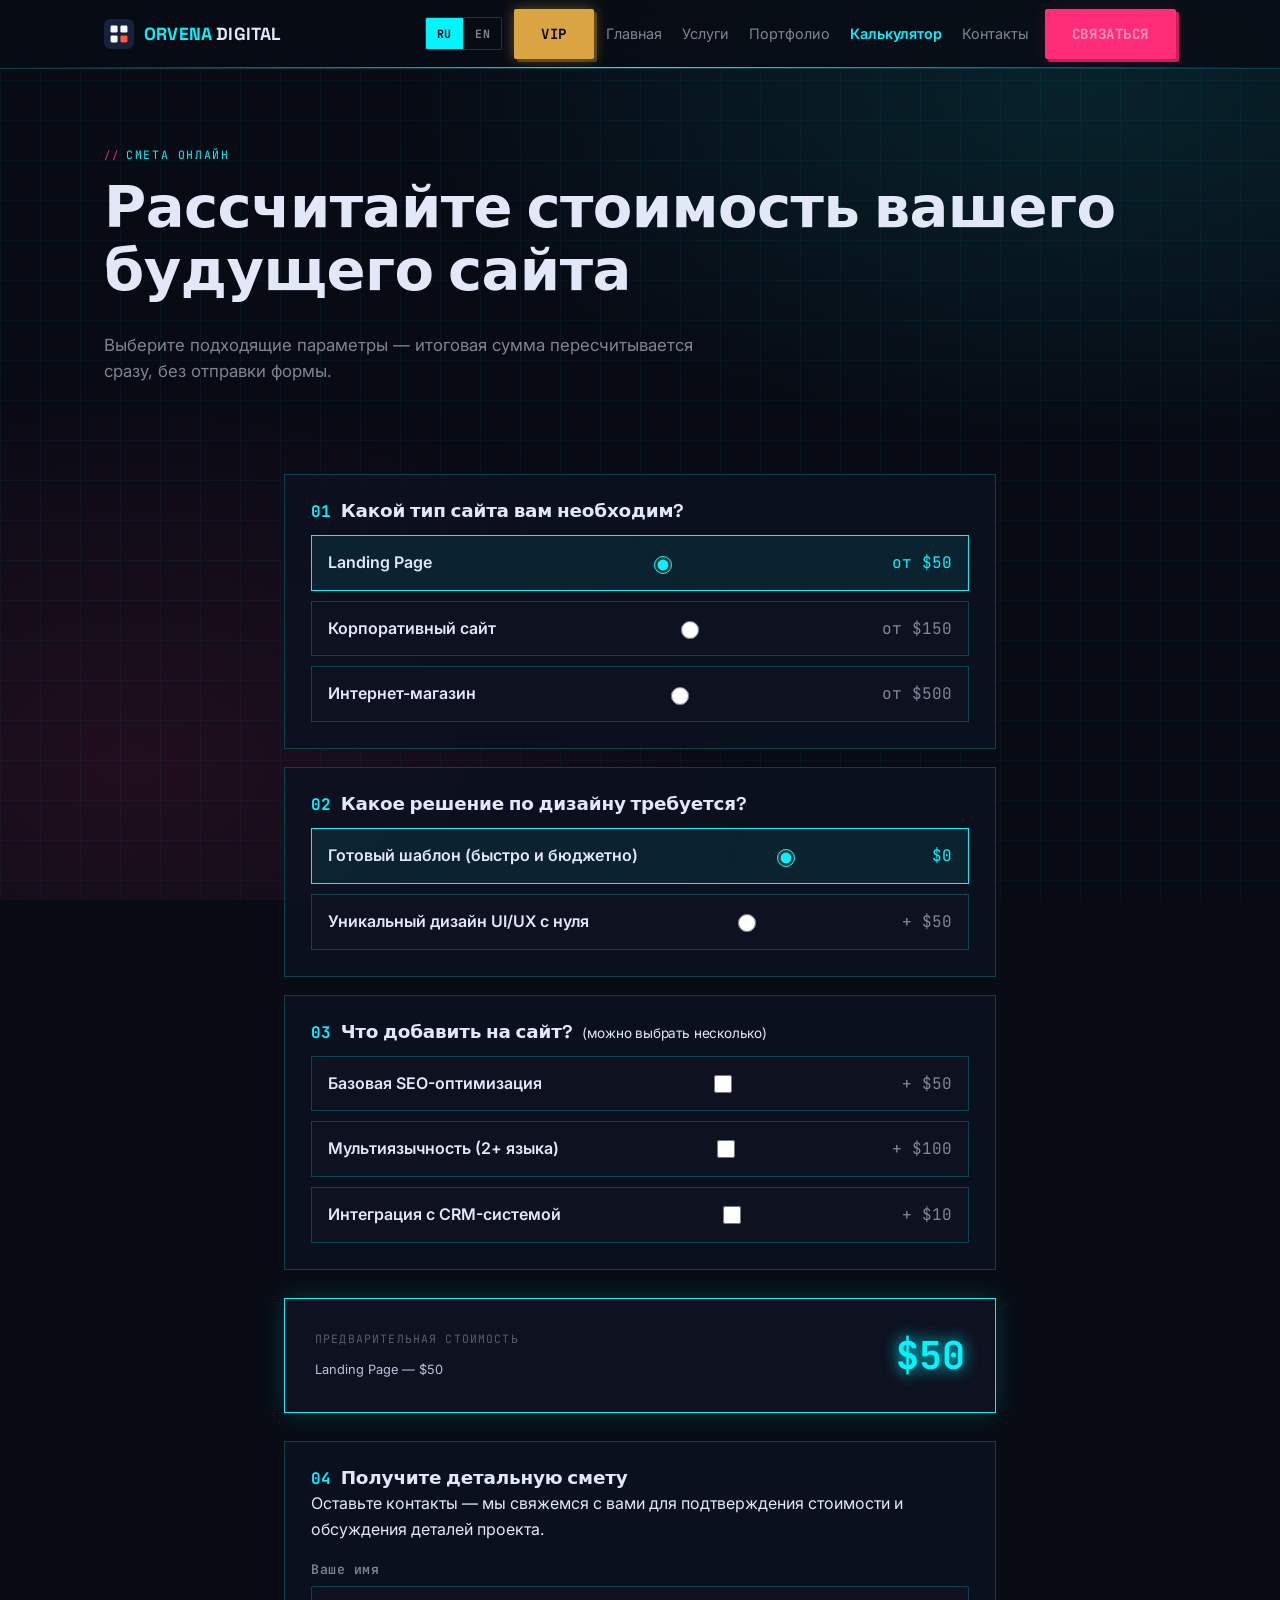
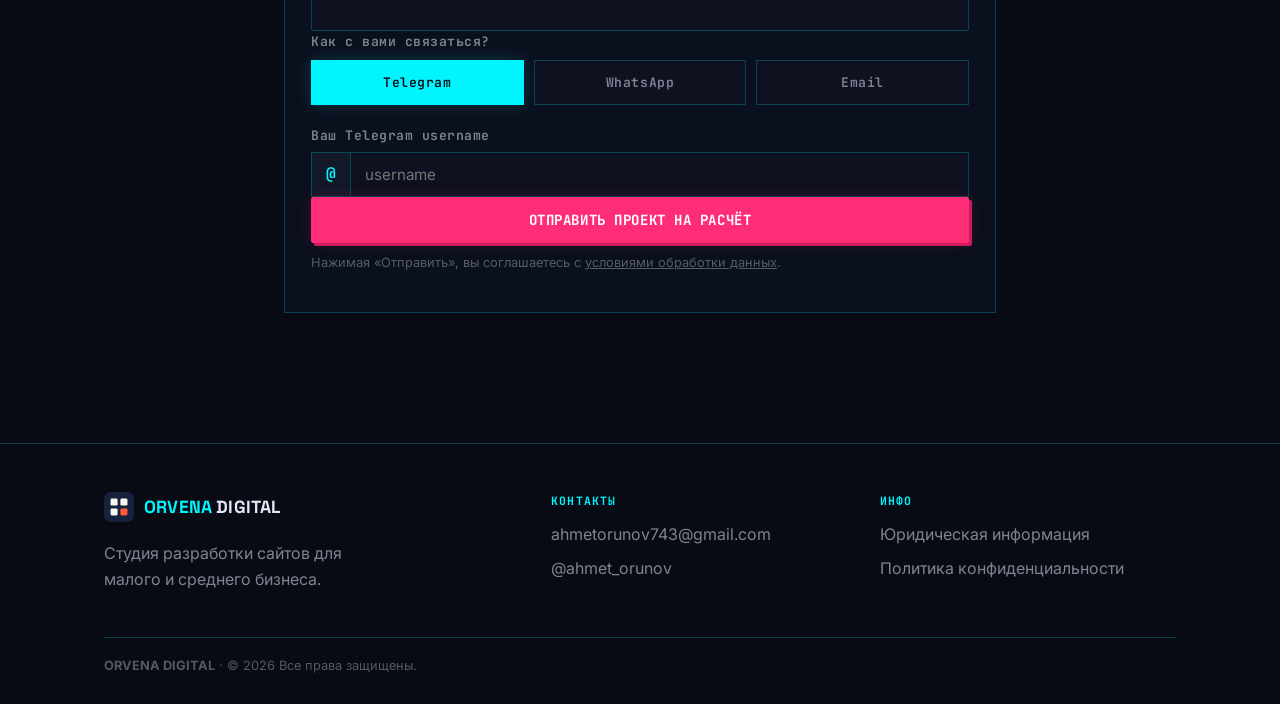
<file: calculator.html>
<!doctype html>
<html lang="ru">
<head>
  <meta charset="UTF-8">
  <meta name="viewport" content="width=device-width, initial-scale=1.0">
  <title>Калькулятор стоимости разработки сайта | ORVENA DIGITAL</title>
  <meta name="description" content="Рассчитайте предварительную стоимость вашего сайта онлайн: выберите тип сайта, дизайн и нужные опции — итог обновляется сразу.">

  <meta property="og:type" content="website">
  <meta property="og:title" content="Калькулятор стоимости разработки сайта | ORVENA DIGITAL">
  <meta property="og:description" content="Выберите параметры — получите предварительную смету за 2 минуты.">
  <meta property="og:image" content="https://ahmetorunov743.github.io/WebCraft/images.jfif">
  <meta property="og:url" content="https://ahmetorunov743.github.io/WebCraft/calculator.html">

  <link rel="icon" type="image/svg+xml" href="favicon.svg">
  <link rel="preconnect" href="https://fonts.googleapis.com">
  <link rel="preconnect" href="https://fonts.gstatic.com" crossorigin>
  <link href="https://fonts.googleapis.com/css2?family=Space+Grotesk:wght@500;700&family=Inter:wght@400;500;600&family=JetBrains+Mono:wght@400;600&display=swap" rel="stylesheet">
  <link rel="stylesheet" href="style.css">
</head>
<body>
  <a class="skip-link" href="#main" data-i18n="skip_link">Перейти к содержимому</a>

  <header class="site-header">
    <div class="wrap">
      <a class="logo" href="index.html">
        <svg class="logo-mark" viewBox="0 0 64 64" aria-hidden="true" focusable="false">
          <rect width="64" height="64" rx="14" fill="#16223D"/>
          <rect x="14" y="14" width="15" height="15" rx="3" fill="#FAF8F2"/>
          <rect x="35" y="14" width="15" height="15" rx="3" fill="#FAF8F2"/>
          <rect x="14" y="35" width="15" height="15" rx="3" fill="#FAF8F2"/>
          <rect x="35" y="35" width="15" height="15" rx="3" fill="#FF5A36"/>
        </svg>
        <span class="logo-text"><b>ORVENA</b> DIGITAL</span>
      </a>
      <div class="header-right">
        <div class="lang-toggle" data-lang-toggle role="group" aria-label="Язык / Language">
          <button type="button" class="lang-btn" data-lang="ru" aria-pressed="true">RU</button>
          <button type="button" class="lang-btn" data-lang="en" aria-pressed="false">EN</button>
        </div>
        <a class="btn btn-vip" href="vip.html" data-i18n="nav_vip">VIP</a>
      <button class="nav-toggle" aria-label="Открыть меню" aria-expanded="false">
        <span></span>
      </button>
      <nav class="main-nav">
        <ul>
          <li><a href="index.html" data-i18n="nav_home">Главная</a></li>
          <li><a href="index.html#services" data-i18n="nav_services">Услуги</a></li>
          <li><a href="index.html#portfolio" data-i18n="nav_portfolio">Портфолио</a></li>
          <li><a href="calculator.html" aria-current="page" data-i18n="nav_calculator">Калькулятор</a></li>
          <li><a href="contacts.html" data-i18n="nav_contacts">Контакты</a></li>
        </ul>
        <a class="btn btn-primary" href="contacts.html" data-i18n="nav_cta_contacts">Связаться</a>
      </nav>
      </div>
    </div>
  </header>

  <main id="main">
    <section class="section page-intro" style="padding-bottom:0;">
      <div class="wrap">
        <p class="eyebrow" data-i18n="calc_eyebrow">Смета онлайн</p>
        <h1 data-i18n="calc_h1">Рассчитайте стоимость вашего будущего сайта</h1>
        <p class="lede" data-i18n="calc_lede">Выберите подходящие параметры — итоговая сумма пересчитывается сразу, без отправки формы.</p>
      </div>
    </section>

    <section class="section">
      <div class="wrap" style="max-width:760px;">
        <form data-calculator action="https://formspree.io/f/xojoparp" method="POST">
          <input type="hidden" name="🔵 Тип клиента" value="Обычный клиент">
          <input type="hidden" name="_subject" value="Заявка с калькулятора ORVENA DIGITAL">
          <input type="hidden" name="subject" value="Заявка с калькулятора ORVENA DIGITAL">
          <input type="hidden" name="_next" value="https://ahmetorunov743.github.io/WebCraft/thanks.html">

          <div class="calc-step">
            <h3><span class="num">01</span> <span data-i18n="calc_step1_h3">Какой тип сайта вам необходим?</span></h3>
            <div class="option-grid">
              <label class="option-card">
                <span class="opt-label">Landing Page</span>
                <input type="radio" name="site-type" value="landing" data-label="Landing Page" checked>
                <span class="opt-price">от $50</span>
              </label>
              <label class="option-card">
                <span class="opt-label">Корпоративный сайт</span>
                <input type="radio" name="site-type" value="corporate" data-label="Корпоративный сайт">
                <span class="opt-price">от $150</span>
              </label>
              <label class="option-card">
                <span class="opt-label">Интернет-магазин</span>
                <input type="radio" name="site-type" value="shop" data-label="Интернет-магазин">
                <span class="opt-price">от $500</span>
              </label>
            </div>
          </div>

          <div class="calc-step">
            <h3><span class="num">02</span> <span data-i18n="calc_step2_h3">Какое решение по дизайну требуется?</span></h3>
            <div class="option-grid">
              <label class="option-card">
                <span class="opt-label">Готовый шаблон (быстро и бюджетно)</span>
                <input type="radio" name="design-type" value="template" data-label="Готовый шаблон" checked>
                <span class="opt-price">$0</span>
              </label>
              <label class="option-card">
                <span class="opt-label">Уникальный дизайн UI/UX с нуля</span>
                <input type="radio" name="design-type" value="custom" data-label="Уникальный дизайн UI/UX">
                <span class="opt-price">+ $50</span>
              </label>
            </div>
          </div>

          <div class="calc-step">
            <h3><span class="num">03</span> <span data-i18n="calc_step3_h3">Что добавить на сайт?</span> <span style="font-family:var(--font-body); font-weight:400; font-size:.85rem; color:var(--ink-soft);" data-i18n="calc_step3_hint">(можно выбрать несколько)</span></h3>
            <div class="option-grid">
              <label class="option-card">
                <span class="opt-label">Базовая SEO-оптимизация</span>
                <input type="checkbox" name="addon" value="seo" data-label="Базовая SEO-оптимизация">
                <span class="opt-price">+ $50</span>
              </label>
              <label class="option-card">
                <span class="opt-label">Мультиязычность (2+ языка)</span>
                <input type="checkbox" name="addon" value="multilang" data-label="Мультиязычность">
                <span class="opt-price">+ $100</span>
              </label>
              <label class="option-card">
                <span class="opt-label">Интеграция с CRM-системой</span>
                <input type="checkbox" name="addon" value="crm" data-label="Интеграция с CRM">
                <span class="opt-price">+ $10</span>
              </label>
            </div>
          </div>

          <div class="calc-total-stamp">
            <div>
              <p class="label">Предварительная стоимость</p>
              <p class="form-note" data-total-breakdown style="color:#B9C4DC; margin:4px 0 0;">Выберите параметры выше</p>
            </div>
            <div class="amount" data-total-amount>$50</div>
          </div>

          <div class="calc-step">
            <h3><span class="num">04</span> <span data-i18n="calc_step4_h3">Получите детальную смету</span></h3>
            <p style="color:var(--ink-soft); margin-top:-6px;">Оставьте контакты — мы свяжемся с вами для подтверждения стоимости и обсуждения деталей проекта.</p>

            <div class="field">
              <label for="calc-name">Ваше имя</label>
              <input type="text" id="calc-name" name="Имя" required>
            </div>

            <div class="field">
              <label>Как с вами связаться?</label>
              <div class="method-toggle">
                <label class="method-option">
                  <input type="radio" name="Способ связи" value="Telegram" checked>
                  <span>Telegram</span>
                </label>
                <label class="method-option">
                  <input type="radio" name="Способ связи" value="WhatsApp">
                  <span>WhatsApp</span>
                </label>
                <label class="method-option">
                  <input type="radio" name="Способ связи" value="Email">
                  <span>Email</span>
                </label>
              </div>

              <div class="method-field" data-method-field="Telegram">
                <label for="calc-telegram">Ваш Telegram username</label>
                <div class="input-prefix">
                  <span class="prefix">@</span>
                  <input type="text" id="calc-telegram" name="Telegram" placeholder="username" required>
                </div>
              </div>

              <div class="method-field" data-method-field="WhatsApp" hidden>
                <label for="calc-phone">Номер WhatsApp</label>
                <div class="phone-row">
                  <div class="country-select" data-country-select>
                    <button type="button" class="country-select-btn" aria-haspopup="listbox" aria-expanded="false" aria-label="Код страны">
                      <span data-country-display>+993</span>
                    </button>
                    <ul class="country-select-list" role="listbox" hidden>
                      <li role="option" tabindex="0" aria-selected="true" data-code="+993" data-groups="2,2,2,2" data-placeholder="61 64 77 66">Туркменистан +993</li>
                      <li role="option" tabindex="0" aria-selected="false" data-code="+7" data-groups="3,3,2,2" data-placeholder="912 345 67 89">Россия +7</li>
                      <li role="option" tabindex="0" aria-selected="false" data-code="+7" data-groups="3,3,2,2" data-placeholder="701 234 56 78">Казахстан +7</li>
                      <li role="option" tabindex="0" aria-selected="false" data-code="+375" data-groups="2,3,2,2" data-placeholder="29 123 45 67">Беларусь +375</li>
                      <li role="option" tabindex="0" aria-selected="false" data-code="+380" data-groups="2,3,2,2" data-placeholder="50 123 45 67">Украина +380</li>
                      <li role="option" tabindex="0" aria-selected="false" data-code="+998" data-groups="2,3,2,2" data-placeholder="90 123 45 67">Узбекистан +998</li>
                      <li role="option" tabindex="0" aria-selected="false" data-code="+992" data-groups="2,3,2,2" data-placeholder="91 123 45 67">Таджикистан +992</li>
                      <li role="option" tabindex="0" aria-selected="false" data-code="+996" data-groups="3,3,3" data-placeholder="700 123 456">Кыргызстан +996</li>
                      <li role="option" tabindex="0" aria-selected="false" data-code="+374" data-groups="2,2,2,2" data-placeholder="77 12 34 56">Армения +374</li>
                      <li role="option" tabindex="0" aria-selected="false" data-code="+994" data-groups="2,3,2,2" data-placeholder="50 123 45 67">Азербайджан +994</li>
                      <li role="option" tabindex="0" aria-selected="false" data-code="+373" data-groups="2,2,2,2" data-placeholder="69 12 34 56">Молдова +373</li>
                      <li role="option" tabindex="0" aria-selected="false" data-code="+995" data-groups="3,2,2,2" data-placeholder="555 12 34 56">Грузия +995</li>
                    </ul>
                    <input type="hidden" name="Код страны" value="+993" data-country-value>
                  </div>
                  <input type="tel" id="calc-phone" name="Номер WhatsApp" inputmode="numeric" placeholder="61 64 77 66" data-phone-input data-groups="2,2,2,2" disabled required>
                </div>
              </div>

              <div class="method-field" data-method-field="Email" hidden>
                <label for="calc-email">Ваш email</label>
                <input type="email" id="calc-email" name="Email" placeholder="you@example.com" disabled required>
              </div>
            </div>

            <input type="hidden" name="WhatsApp ссылка" data-whatsapp-combined>

            <input type="hidden" name="Смета" data-summary-field>

            <button class="btn btn-primary btn-block" type="submit">Отправить проект на расчёт</button>
            <p class="form-note">Нажимая «Отправить», вы соглашаетесь с <a href="legal.html">условиями обработки данных</a>.</p>
          </div>
        </form>
      </div>
    </section>
  </main>

  <footer class="site-footer">
    <div class="wrap">
      <div class="footer-grid">
        <div>
          <a class="logo" href="index.html">
        <svg class="logo-mark" viewBox="0 0 64 64" aria-hidden="true" focusable="false">
          <rect width="64" height="64" rx="14" fill="#16223D"/>
          <rect x="14" y="14" width="15" height="15" rx="3" fill="#FAF8F2"/>
          <rect x="35" y="14" width="15" height="15" rx="3" fill="#FAF8F2"/>
          <rect x="14" y="35" width="15" height="15" rx="3" fill="#FAF8F2"/>
          <rect x="35" y="35" width="15" height="15" rx="3" fill="#FF5A36"/>
        </svg>
        <span class="logo-text"><b>ORVENA</b> DIGITAL</span>
      </a>
          <p style="margin-top:12px; max-width:280px;" data-i18n="footer_tagline">Студия разработки сайтов для малого и среднего бизнеса.</p>
        </div>
        <div>
          <h4 data-i18n="footer_contacts_h">Контакты</h4>
          <ul>
            <li><a href="mailto:ahmetorunov743@gmail.com">ahmetorunov743@gmail.com</a></li>
            <li><a href="https://t.me/ahmet_orunov">@ahmet_orunov</a></li>
          </ul>
        </div>
        <div>
          <h4 data-i18n="footer_info_h">Инфо</h4>
          <ul>
            <li><a href="legal.html" data-i18n="footer_legal">Юридическая информация</a></li>
            <li><a href="privacy.html" data-i18n="footer_privacy">Политика конфиденциальности</a></li>
          </ul>
        </div>
      </div>
      <div class="footer-bottom">
        <span><b>ORVENA DIGITAL</b> · © <span data-year>2026</span> <span data-i18n="footer_rights">Все права защищены.</span></span>
      </div>
    </div>
  </footer>

  <script src="script.js"></script>
</body>
</html>
</file>
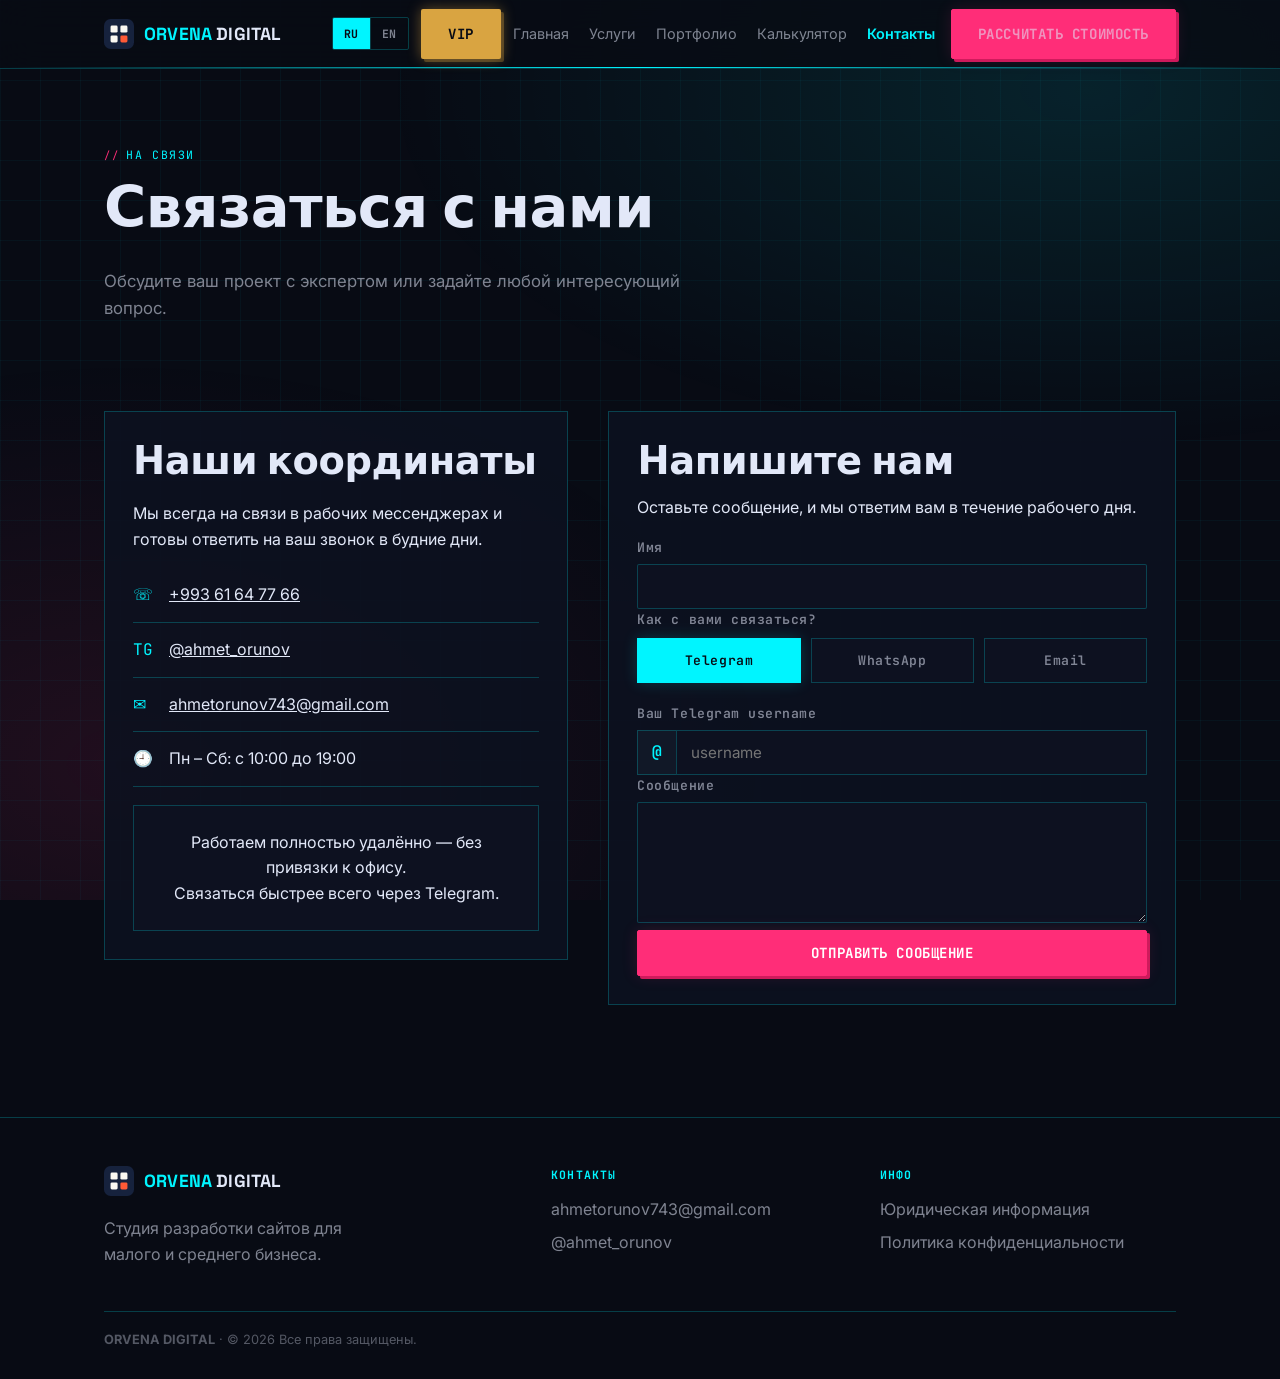
<file: contacts.html>
<!doctype html>
<html lang="ru">
<head>
  <meta charset="UTF-8">
  <meta name="viewport" content="width=device-width, initial-scale=1.0">
  <title>Контакты веб-студии | ORVENA DIGITAL</title>
  <meta name="description" content="Свяжитесь со студией ORVENA DIGITAL: телефон, Telegram и email для обсуждения проекта. Отвечаем в будние дни с 10:00 до 19:00.">

  <meta property="og:type" content="website">
  <meta property="og:title" content="Контакты веб-студии | ORVENA DIGITAL">
  <meta property="og:description" content="Свяжитесь со студией ORVENA DIGITAL по телефону, в Telegram или email.">
  <meta property="og:image" content="https://ahmetorunov743.github.io/WebCraft/images.jfif">
  <meta property="og:url" content="https://ahmetorunov743.github.io/WebCraft/contacts.html">

  <link rel="icon" type="image/svg+xml" href="favicon.svg">
  <link rel="preconnect" href="https://fonts.googleapis.com">
  <link rel="preconnect" href="https://fonts.gstatic.com" crossorigin>
  <link href="https://fonts.googleapis.com/css2?family=Space+Grotesk:wght@500;700&family=Inter:wght@400;500;600&family=JetBrains+Mono:wght@400;600&display=swap" rel="stylesheet">
  <link rel="stylesheet" href="style.css">
</head>
<body>
  <a class="skip-link" href="#main" data-i18n="skip_link">Перейти к содержимому</a>

  <header class="site-header">
    <div class="wrap">
      <a class="logo" href="index.html">
        <svg class="logo-mark" viewBox="0 0 64 64" aria-hidden="true" focusable="false">
          <rect width="64" height="64" rx="14" fill="#16223D"/>
          <rect x="14" y="14" width="15" height="15" rx="3" fill="#FAF8F2"/>
          <rect x="35" y="14" width="15" height="15" rx="3" fill="#FAF8F2"/>
          <rect x="14" y="35" width="15" height="15" rx="3" fill="#FAF8F2"/>
          <rect x="35" y="35" width="15" height="15" rx="3" fill="#FF5A36"/>
        </svg>
        <span class="logo-text"><b>ORVENA</b> DIGITAL</span>
      </a>
      <div class="header-right">
        <div class="lang-toggle" data-lang-toggle role="group" aria-label="Язык / Language">
          <button type="button" class="lang-btn" data-lang="ru" aria-pressed="true">RU</button>
          <button type="button" class="lang-btn" data-lang="en" aria-pressed="false">EN</button>
        </div>
        <a class="btn btn-vip" href="vip.html" data-i18n="nav_vip">VIP</a>
      <button class="nav-toggle" aria-label="Открыть меню" aria-expanded="false">
        <span></span>
      </button>
      <nav class="main-nav">
        <ul>
          <li><a href="index.html" data-i18n="nav_home">Главная</a></li>
          <li><a href="index.html#services" data-i18n="nav_services">Услуги</a></li>
          <li><a href="index.html#portfolio" data-i18n="nav_portfolio">Портфолио</a></li>
          <li><a href="calculator.html" data-i18n="nav_calculator">Калькулятор</a></li>
          <li><a href="contacts.html" aria-current="page" data-i18n="nav_contacts">Контакты</a></li>
        </ul>
        <a class="btn btn-primary" href="calculator.html" data-i18n="nav_cta">Рассчитать стоимость</a>
      </nav>
      </div>
    </div>
  </header>

  <main id="main">
    <section class="section page-intro" style="padding-bottom:0;">
      <div class="wrap">
        <p class="eyebrow" data-i18n="contacts_eyebrow">На связи</p>
        <h1 data-i18n="contacts_h1">Связаться с нами</h1>
        <p class="lede" data-i18n="contacts_lede">Обсудите ваш проект с экспертом или задайте любой интересующий вопрос.</p>
      </div>
    </section>

    <section class="section">
      <div class="wrap contact-grid">
        <div>
          <h2 data-i18n="contacts_coords_h2">Наши координаты</h2>
          <p style="color:var(--ink-soft);" data-i18n="contacts_coords_p">Мы всегда на связи в рабочих мессенджерах и готовы ответить на ваш звонок в будние дни.</p>
          <ul class="contact-list">
            <li><span class="ico">☏</span> <a href="tel:+99361647766">+993 61 64 77 66</a></li>
            <li><span class="ico">TG</span> <a href="https://t.me/ahmet_orunov">@ahmet_orunov</a></li>
            <li><span class="ico">✉</span> <a href="mailto:ahmetorunov743@gmail.com">ahmetorunov743@gmail.com</a></li>
            <li><span class="ico">🕘</span> <span data-i18n="contacts_hours">Пн – Сб: с 10:00 до 19:00</span></li>
          </ul>
          <div class="map-frame" style="padding:24px; text-align:center; color:var(--ink-soft);">
            <p style="margin:0;" data-i18n-html="contacts_remote_p">Работаем полностью удалённо — без привязки к офису.<br>Связаться быстрее всего через Telegram.</p>
          </div>
        </div>

        <div>
          <h2 data-i18n="contacts_form_h2">Напишите нам</h2>
          <p style="color:var(--ink-soft); margin-top:-6px;" data-i18n="contacts_form_p">Оставьте сообщение, и мы ответим вам в течение рабочего дня.</p>
          <form action="https://formspree.io/f/xojoparp" method="POST">
            <input type="hidden" name="🔵 Тип клиента" value="Обычный клиент">
            <input type="hidden" name="_subject" value="Сообщение с сайта ORVENA DIGITAL">
            <input type="hidden" name="subject" value="Сообщение с сайта ORVENA DIGITAL">
            <input type="hidden" name="_next" value="https://ahmetorunov743.github.io/WebCraft/thanks.html">
            <div class="field">
              <label for="c-name" data-i18n="field_name">Имя</label>
              <input type="text" id="c-name" name="Имя" required>
            </div>

            <div class="field">
              <label data-i18n="field_method">Как с вами связаться?</label>
              <div class="method-toggle">
                <label class="method-option">
                  <input type="radio" name="Способ связи" value="Telegram" checked>
                  <span>Telegram</span>
                </label>
                <label class="method-option">
                  <input type="radio" name="Способ связи" value="WhatsApp">
                  <span>WhatsApp</span>
                </label>
                <label class="method-option">
                  <input type="radio" name="Способ связи" value="Email">
                  <span>Email</span>
                </label>
              </div>

              <div class="method-field" data-method-field="Telegram">
                <label for="c-telegram" data-i18n="field_telegram_label">Ваш Telegram username</label>
                <div class="input-prefix">
                  <span class="prefix">@</span>
                  <input type="text" id="c-telegram" name="Telegram" placeholder="username" data-i18n-placeholder="field_telegram_placeholder" required>
                </div>
              </div>

              <div class="method-field" data-method-field="WhatsApp" hidden>
                <label for="c-phone" data-i18n="field_whatsapp_label">Номер WhatsApp</label>
                <div class="phone-row">
                  <div class="country-select" data-country-select>
                    <button type="button" class="country-select-btn" aria-haspopup="listbox" aria-expanded="false" aria-label="Код страны">
                      <span data-country-display>+993</span>
                    </button>
                    <ul class="country-select-list" role="listbox" hidden>
                      <li role="option" tabindex="0" aria-selected="true" data-code="+993" data-groups="2,2,2,2" data-placeholder="61 64 77 66">Туркменистан +993</li>
                      <li role="option" tabindex="0" aria-selected="false" data-code="+7" data-groups="3,3,2,2" data-placeholder="912 345 67 89">Россия +7</li>
                      <li role="option" tabindex="0" aria-selected="false" data-code="+7" data-groups="3,3,2,2" data-placeholder="701 234 56 78">Казахстан +7</li>
                      <li role="option" tabindex="0" aria-selected="false" data-code="+375" data-groups="2,3,2,2" data-placeholder="29 123 45 67">Беларусь +375</li>
                      <li role="option" tabindex="0" aria-selected="false" data-code="+380" data-groups="2,3,2,2" data-placeholder="50 123 45 67">Украина +380</li>
                      <li role="option" tabindex="0" aria-selected="false" data-code="+998" data-groups="2,3,2,2" data-placeholder="90 123 45 67">Узбекистан +998</li>
                      <li role="option" tabindex="0" aria-selected="false" data-code="+992" data-groups="2,3,2,2" data-placeholder="91 123 45 67">Таджикистан +992</li>
                      <li role="option" tabindex="0" aria-selected="false" data-code="+996" data-groups="3,3,3" data-placeholder="700 123 456">Кыргызстан +996</li>
                      <li role="option" tabindex="0" aria-selected="false" data-code="+374" data-groups="2,2,2,2" data-placeholder="77 12 34 56">Армения +374</li>
                      <li role="option" tabindex="0" aria-selected="false" data-code="+994" data-groups="2,3,2,2" data-placeholder="50 123 45 67">Азербайджан +994</li>
                      <li role="option" tabindex="0" aria-selected="false" data-code="+373" data-groups="2,2,2,2" data-placeholder="69 12 34 56">Молдова +373</li>
                      <li role="option" tabindex="0" aria-selected="false" data-code="+995" data-groups="3,2,2,2" data-placeholder="555 12 34 56">Грузия +995</li>
                    </ul>
                    <input type="hidden" name="Код страны" value="+993" data-country-value>
                  </div>
                  <input type="tel" id="c-phone" name="Номер WhatsApp" inputmode="numeric" placeholder="61 64 77 66" data-phone-input data-groups="2,2,2,2" disabled required>
                </div>
              </div>

              <div class="method-field" data-method-field="Email" hidden>
                <label for="c-email" data-i18n="field_email_label">Ваш email</label>
                <input type="email" id="c-email" name="Email" placeholder="you@example.com" disabled required>
              </div>
            </div>

            <input type="hidden" name="WhatsApp ссылка" data-whatsapp-combined>

            <div class="field">
              <label for="c-message" data-i18n="field_message_label">Сообщение</label>
              <textarea id="c-message" name="Сообщение" rows="5" required></textarea>
            </div>
            <button class="btn btn-primary btn-block" type="submit" data-i18n="btn_send_message">Отправить сообщение</button>
          </form>
        </div>
      </div>
    </section>
  </main>

  <footer class="site-footer">
    <div class="wrap">
      <div class="footer-grid">
        <div>
          <a class="logo" href="index.html">
        <svg class="logo-mark" viewBox="0 0 64 64" aria-hidden="true" focusable="false">
          <rect width="64" height="64" rx="14" fill="#16223D"/>
          <rect x="14" y="14" width="15" height="15" rx="3" fill="#FAF8F2"/>
          <rect x="35" y="14" width="15" height="15" rx="3" fill="#FAF8F2"/>
          <rect x="14" y="35" width="15" height="15" rx="3" fill="#FAF8F2"/>
          <rect x="35" y="35" width="15" height="15" rx="3" fill="#FF5A36"/>
        </svg>
        <span class="logo-text"><b>ORVENA</b> DIGITAL</span>
      </a>
          <p style="margin-top:12px; max-width:280px;" data-i18n="footer_tagline">Студия разработки сайтов для малого и среднего бизнеса.</p>
        </div>
        <div>
          <h4 data-i18n="footer_contacts_h">Контакты</h4>
          <ul>
            <li><a href="mailto:ahmetorunov743@gmail.com">ahmetorunov743@gmail.com</a></li>
            <li><a href="https://t.me/ahmet_orunov">@ahmet_orunov</a></li>
          </ul>
        </div>
        <div>
          <h4 data-i18n="footer_info_h">Инфо</h4>
          <ul>
            <li><a href="legal.html" data-i18n="footer_legal">Юридическая информация</a></li>
            <li><a href="privacy.html" data-i18n="footer_privacy">Политика конфиденциальности</a></li>
          </ul>
        </div>
      </div>
      <div class="footer-bottom">
        <span><b>ORVENA DIGITAL</b> · © <span data-year>2026</span> <span data-i18n="footer_rights">Все права защищены.</span></span>
      </div>
    </div>
  </footer>

  <script src="script.js"></script>
</body>
</html>
</file>
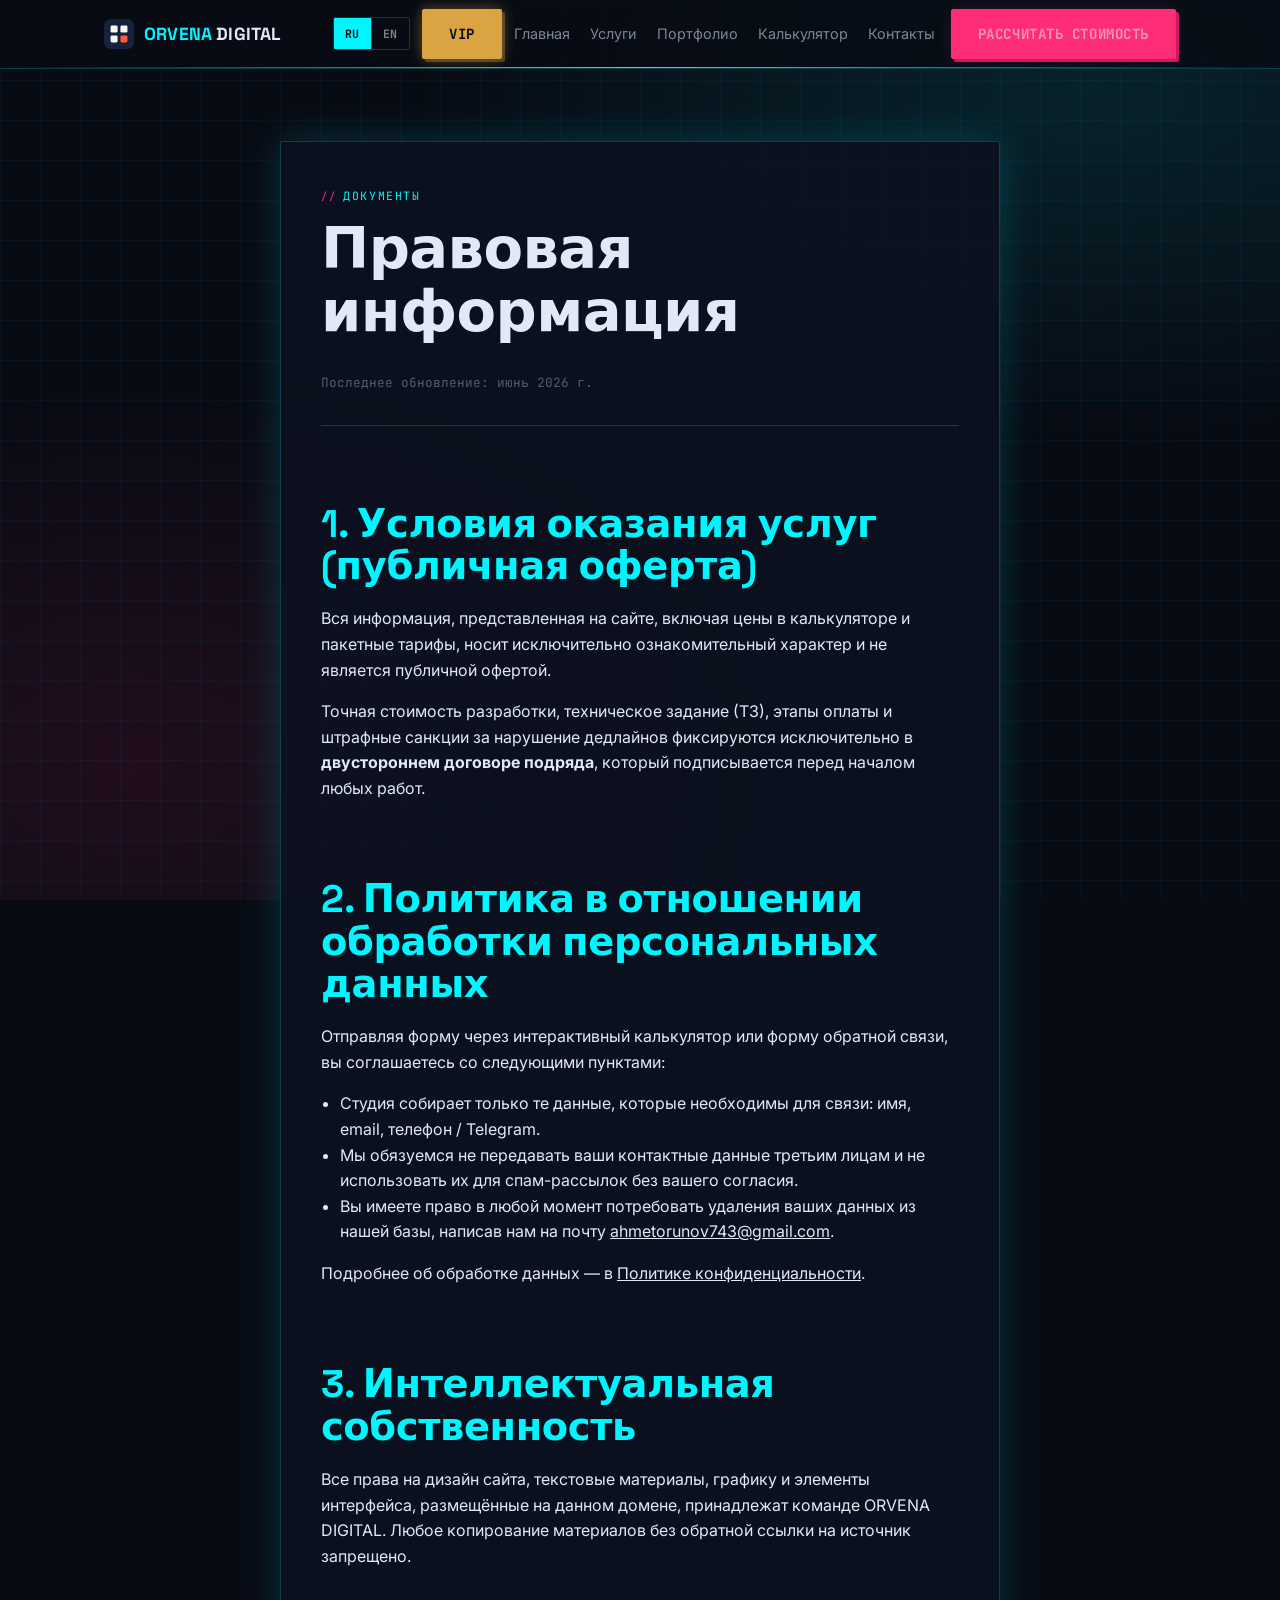
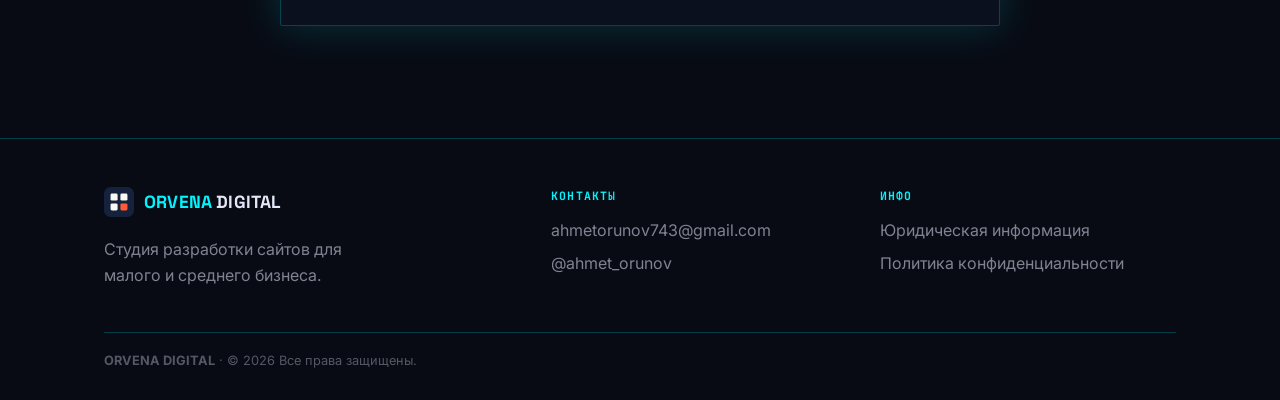
<file: legal.html>
<!doctype html>
<html lang="ru">
<head>
  <meta charset="UTF-8">
  <meta name="viewport" content="width=device-width, initial-scale=1.0">
  <title>Юридическая информация и правовые документы | ORVENA DIGITAL</title>
  <meta name="description" content="Условия оказания услуг, обработка персональных данных и интеллектуальная собственность студии ORVENA DIGITAL.">

  <link rel="icon" type="image/svg+xml" href="favicon.svg">
  <link rel="preconnect" href="https://fonts.googleapis.com">
  <link rel="preconnect" href="https://fonts.gstatic.com" crossorigin>
  <link href="https://fonts.googleapis.com/css2?family=Space+Grotesk:wght@500;700&family=Inter:wght@400;500;600&family=JetBrains+Mono:wght@400;600&display=swap" rel="stylesheet">
  <link rel="stylesheet" href="style.css">
</head>
<body>
  <a class="skip-link" href="#main" data-i18n="skip_link">Перейти к содержимому</a>

  <header class="site-header">
    <div class="wrap">
      <a class="logo" href="index.html">
        <svg class="logo-mark" viewBox="0 0 64 64" aria-hidden="true" focusable="false">
          <rect width="64" height="64" rx="14" fill="#16223D"/>
          <rect x="14" y="14" width="15" height="15" rx="3" fill="#FAF8F2"/>
          <rect x="35" y="14" width="15" height="15" rx="3" fill="#FAF8F2"/>
          <rect x="14" y="35" width="15" height="15" rx="3" fill="#FAF8F2"/>
          <rect x="35" y="35" width="15" height="15" rx="3" fill="#FF5A36"/>
        </svg>
        <span class="logo-text"><b>ORVENA</b> DIGITAL</span>
      </a>
      <div class="header-right">
        <div class="lang-toggle" data-lang-toggle role="group" aria-label="Язык / Language">
          <button type="button" class="lang-btn" data-lang="ru" aria-pressed="true">RU</button>
          <button type="button" class="lang-btn" data-lang="en" aria-pressed="false">EN</button>
        </div>
        <a class="btn btn-vip" href="vip.html" data-i18n="nav_vip">VIP</a>
      <button class="nav-toggle" aria-label="Открыть меню" aria-expanded="false">
        <span></span>
      </button>
      <nav class="main-nav">
        <ul>
          <li><a href="index.html" data-i18n="nav_home">Главная</a></li>
          <li><a href="index.html#services" data-i18n="nav_services">Услуги</a></li>
          <li><a href="index.html#portfolio" data-i18n="nav_portfolio">Портфолио</a></li>
          <li><a href="calculator.html" data-i18n="nav_calculator">Калькулятор</a></li>
          <li><a href="contacts.html" data-i18n="nav_contacts">Контакты</a></li>
        </ul>
        <a class="btn btn-primary" href="calculator.html" data-i18n="nav_cta">Рассчитать стоимость</a>
      </nav>
      </div>
    </div>
  </header>

  <main id="main">
    <section class="section">
      <div class="wrap prose">
        <p class="eyebrow">Документы</p>
        <h1>Правовая информация</h1>
        <p class="updated">Последнее обновление: июнь 2026 г.</p>
        <hr>

        <h2>1. Условия оказания услуг (публичная оферта)</h2>
        <p>Вся информация, представленная на сайте, включая цены в калькуляторе и пакетные тарифы, носит исключительно ознакомительный характер и не является публичной офертой.</p>
        <p>Точная стоимость разработки, техническое задание (ТЗ), этапы оплаты и штрафные санкции за нарушение дедлайнов фиксируются исключительно в <strong>двустороннем договоре подряда</strong>, который подписывается перед началом любых работ.</p>

        <h2>2. Политика в отношении обработки персональных данных</h2>
        <p>Отправляя форму через интерактивный калькулятор или форму обратной связи, вы соглашаетесь со следующими пунктами:</p>
        <ul>
          <li>Студия собирает только те данные, которые необходимы для связи: имя, email, телефон / Telegram.</li>
          <li>Мы обязуемся не передавать ваши контактные данные третьим лицам и не использовать их для спам-рассылок без вашего согласия.</li>
          <li>Вы имеете право в любой момент потребовать удаления ваших данных из нашей базы, написав нам на почту <a href="mailto:ahmetorunov743@gmail.com">ahmetorunov743@gmail.com</a>.</li>
        </ul>
        <p>Подробнее об обработке данных — в <a href="privacy.html">Политике конфиденциальности</a>.</p>

        <h2>3. Интеллектуальная собственность</h2>
        <p>Все права на дизайн сайта, текстовые материалы, графику и элементы интерфейса, размещённые на данном домене, принадлежат команде ORVENA DIGITAL. Любое копирование материалов без обратной ссылки на источник запрещено.</p>
      </div>
    </section>
  </main>

  <footer class="site-footer">
    <div class="wrap">
      <div class="footer-grid">
        <div>
          <a class="logo" href="index.html">
        <svg class="logo-mark" viewBox="0 0 64 64" aria-hidden="true" focusable="false">
          <rect width="64" height="64" rx="14" fill="#16223D"/>
          <rect x="14" y="14" width="15" height="15" rx="3" fill="#FAF8F2"/>
          <rect x="35" y="14" width="15" height="15" rx="3" fill="#FAF8F2"/>
          <rect x="14" y="35" width="15" height="15" rx="3" fill="#FAF8F2"/>
          <rect x="35" y="35" width="15" height="15" rx="3" fill="#FF5A36"/>
        </svg>
        <span class="logo-text"><b>ORVENA</b> DIGITAL</span>
      </a>
          <p style="margin-top:12px; max-width:280px;" data-i18n="footer_tagline">Студия разработки сайтов для малого и среднего бизнеса.</p>
        </div>
        <div>
          <h4 data-i18n="footer_contacts_h">Контакты</h4>
          <ul>
            <li><a href="mailto:ahmetorunov743@gmail.com">ahmetorunov743@gmail.com</a></li>
            <li><a href="https://t.me/ahmet_orunov">@ahmet_orunov</a></li>
          </ul>
        </div>
        <div>
          <h4 data-i18n="footer_info_h">Инфо</h4>
          <ul>
            <li><a href="legal.html" data-i18n="footer_legal">Юридическая информация</a></li>
            <li><a href="privacy.html" data-i18n="footer_privacy">Политика конфиденциальности</a></li>
          </ul>
        </div>
      </div>
      <div class="footer-bottom">
        <span><b>ORVENA DIGITAL</b> · © <span data-year>2026</span> <span data-i18n="footer_rights">Все права защищены.</span></span>
      </div>
    </div>
  </footer>

  <script src="script.js"></script>
</body>
</html>
</file>
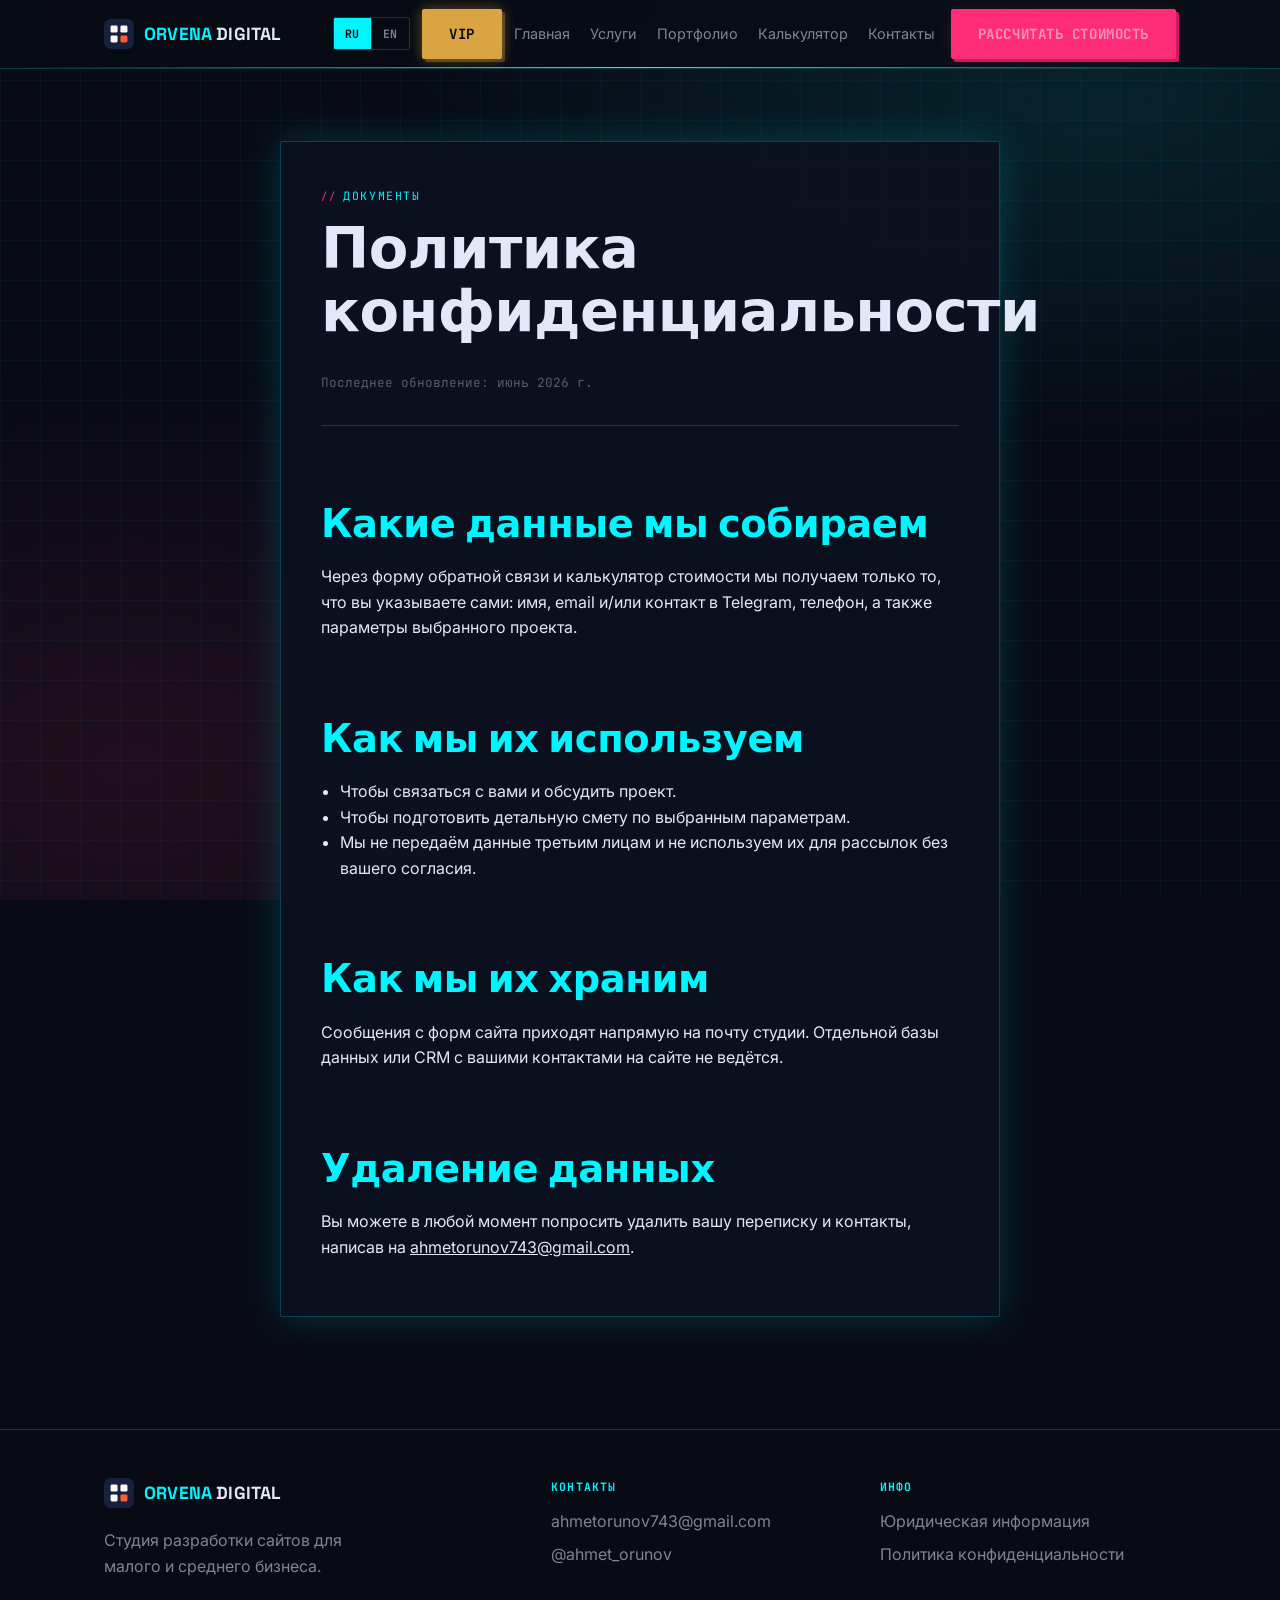
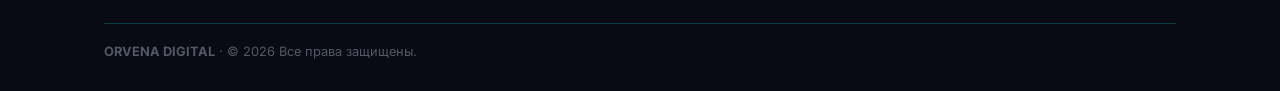
<file: privacy.html>
<!doctype html>
<html lang="ru">
<head>
  <meta charset="UTF-8">
  <meta name="viewport" content="width=device-width, initial-scale=1.0">
  <title>Политика конфиденциальности | ORVENA DIGITAL</title>
  <meta name="description" content="Какие данные собирает ORVENA DIGITAL, как они используются и как их удалить.">

  <link rel="icon" type="image/svg+xml" href="favicon.svg">
  <link rel="preconnect" href="https://fonts.googleapis.com">
  <link rel="preconnect" href="https://fonts.gstatic.com" crossorigin>
  <link href="https://fonts.googleapis.com/css2?family=Space+Grotesk:wght@500;700&family=Inter:wght@400;500;600&family=JetBrains+Mono:wght@400;600&display=swap" rel="stylesheet">
  <link rel="stylesheet" href="style.css">
</head>
<body>
  <a class="skip-link" href="#main" data-i18n="skip_link">Перейти к содержимому</a>

  <header class="site-header">
    <div class="wrap">
      <a class="logo" href="index.html">
        <svg class="logo-mark" viewBox="0 0 64 64" aria-hidden="true" focusable="false">
          <rect width="64" height="64" rx="14" fill="#16223D"/>
          <rect x="14" y="14" width="15" height="15" rx="3" fill="#FAF8F2"/>
          <rect x="35" y="14" width="15" height="15" rx="3" fill="#FAF8F2"/>
          <rect x="14" y="35" width="15" height="15" rx="3" fill="#FAF8F2"/>
          <rect x="35" y="35" width="15" height="15" rx="3" fill="#FF5A36"/>
        </svg>
        <span class="logo-text"><b>ORVENA</b> DIGITAL</span>
      </a>
      <div class="header-right">
        <div class="lang-toggle" data-lang-toggle role="group" aria-label="Язык / Language">
          <button type="button" class="lang-btn" data-lang="ru" aria-pressed="true">RU</button>
          <button type="button" class="lang-btn" data-lang="en" aria-pressed="false">EN</button>
        </div>
        <a class="btn btn-vip" href="vip.html" data-i18n="nav_vip">VIP</a>
      <button class="nav-toggle" aria-label="Открыть меню" aria-expanded="false">
        <span></span>
      </button>
      <nav class="main-nav">
        <ul>
          <li><a href="index.html" data-i18n="nav_home">Главная</a></li>
          <li><a href="index.html#services" data-i18n="nav_services">Услуги</a></li>
          <li><a href="index.html#portfolio" data-i18n="nav_portfolio">Портфолио</a></li>
          <li><a href="calculator.html" data-i18n="nav_calculator">Калькулятор</a></li>
          <li><a href="contacts.html" data-i18n="nav_contacts">Контакты</a></li>
        </ul>
        <a class="btn btn-primary" href="calculator.html" data-i18n="nav_cta">Рассчитать стоимость</a>
      </nav>
      </div>
    </div>
  </header>

  <main id="main">
    <section class="section">
      <div class="wrap prose">
        <p class="eyebrow">Документы</p>
        <h1>Политика конфиденциальности</h1>
        <p class="updated">Последнее обновление: июнь 2026 г.</p>
        <hr>

        <h2>Какие данные мы собираем</h2>
        <p>Через форму обратной связи и калькулятор стоимости мы получаем только то, что вы указываете сами: имя, email и/или контакт в Telegram, телефон, а также параметры выбранного проекта.</p>

        <h2>Как мы их используем</h2>
        <ul>
          <li>Чтобы связаться с вами и обсудить проект.</li>
          <li>Чтобы подготовить детальную смету по выбранным параметрам.</li>
          <li>Мы не передаём данные третьим лицам и не используем их для рассылок без вашего согласия.</li>
        </ul>

        <h2>Как мы их храним</h2>
        <p>Сообщения с форм сайта приходят напрямую на почту студии. Отдельной базы данных или CRM с вашими контактами на сайте не ведётся.</p>

        <h2>Удаление данных</h2>
        <p>Вы можете в любой момент попросить удалить вашу переписку и контакты, написав на <a href="mailto:ahmetorunov743@gmail.com">ahmetorunov743@gmail.com</a>.</p>
      </div>
    </section>
  </main>

  <footer class="site-footer">
    <div class="wrap">
      <div class="footer-grid">
        <div>
          <a class="logo" href="index.html">
        <svg class="logo-mark" viewBox="0 0 64 64" aria-hidden="true" focusable="false">
          <rect width="64" height="64" rx="14" fill="#16223D"/>
          <rect x="14" y="14" width="15" height="15" rx="3" fill="#FAF8F2"/>
          <rect x="35" y="14" width="15" height="15" rx="3" fill="#FAF8F2"/>
          <rect x="14" y="35" width="15" height="15" rx="3" fill="#FAF8F2"/>
          <rect x="35" y="35" width="15" height="15" rx="3" fill="#FF5A36"/>
        </svg>
        <span class="logo-text"><b>ORVENA</b> DIGITAL</span>
      </a>
          <p style="margin-top:12px; max-width:280px;" data-i18n="footer_tagline">Студия разработки сайтов для малого и среднего бизнеса.</p>
        </div>
        <div>
          <h4 data-i18n="footer_contacts_h">Контакты</h4>
          <ul>
            <li><a href="mailto:ahmetorunov743@gmail.com">ahmetorunov743@gmail.com</a></li>
            <li><a href="https://t.me/ahmet_orunov">@ahmet_orunov</a></li>
          </ul>
        </div>
        <div>
          <h4 data-i18n="footer_info_h">Инфо</h4>
          <ul>
            <li><a href="legal.html" data-i18n="footer_legal">Юридическая информация</a></li>
            <li><a href="privacy.html" data-i18n="footer_privacy">Политика конфиденциальности</a></li>
          </ul>
        </div>
      </div>
      <div class="footer-bottom">
        <span><b>ORVENA DIGITAL</b> · © <span data-year>2026</span> <span data-i18n="footer_rights">Все права защищены.</span></span>
      </div>
    </div>
  </footer>

  <script src="script.js"></script>
</body>
</html>
</file>
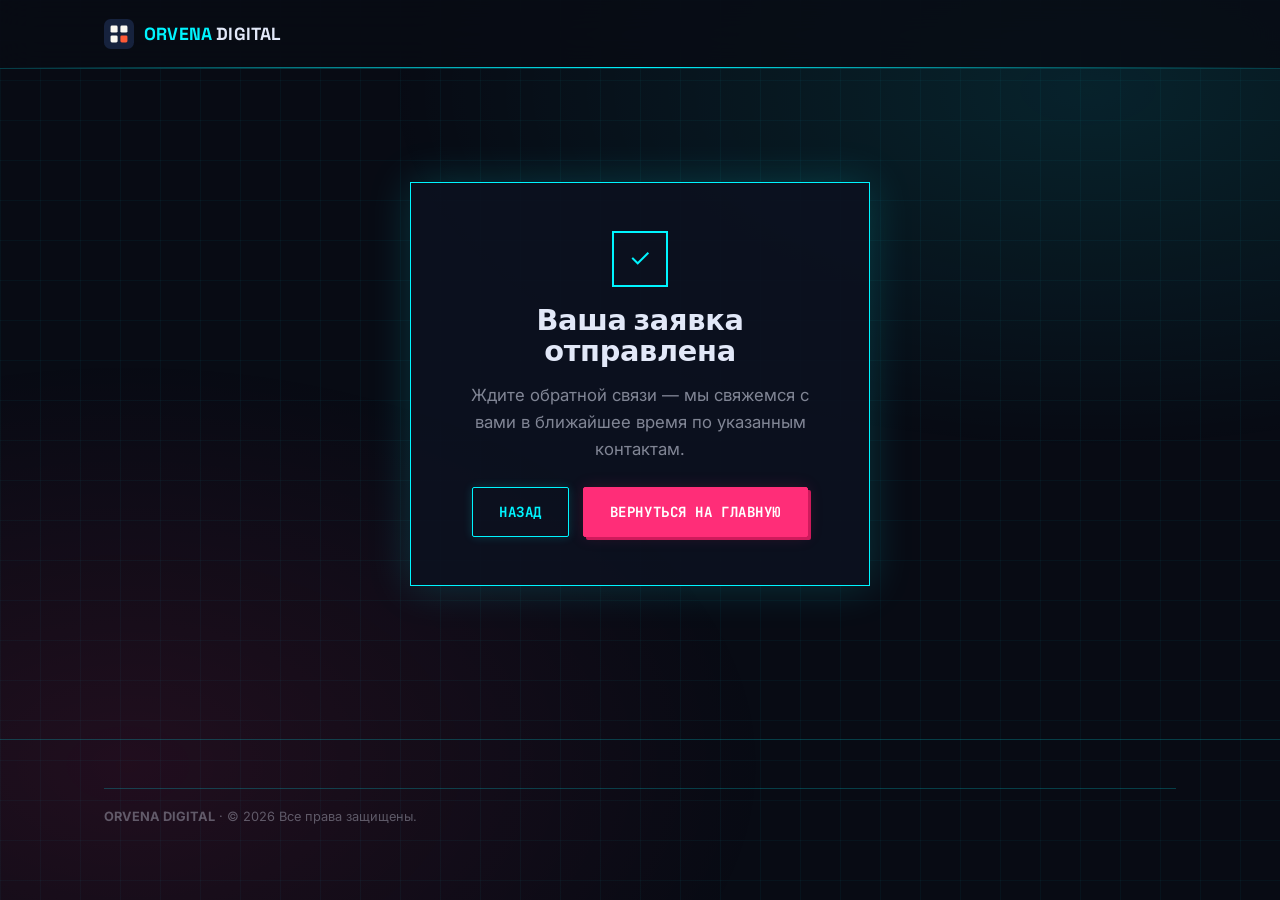
<file: thanks.html>
<!doctype html>
<html lang="ru">
<head>
  <meta charset="UTF-8">
  <meta name="viewport" content="width=device-width, initial-scale=1.0">
  <title>Заявка отправлена | ORVENA DIGITAL</title>
  <meta name="robots" content="noindex">

  <link rel="icon" type="image/svg+xml" href="favicon.svg">
  <link rel="preconnect" href="https://fonts.googleapis.com">
  <link rel="preconnect" href="https://fonts.gstatic.com" crossorigin>
  <link href="https://fonts.googleapis.com/css2?family=Space+Grotesk:wght@500;700&family=Inter:wght@400;500;600&family=JetBrains+Mono:wght@400;600&display=swap" rel="stylesheet">
  <link rel="stylesheet" href="style.css">
</head>
<body>
  <header class="site-header">
    <div class="wrap">
      <a class="logo" href="index.html">
        <svg class="logo-mark" viewBox="0 0 64 64" aria-hidden="true" focusable="false">
          <rect width="64" height="64" rx="14" fill="#16223D"/>
          <rect x="14" y="14" width="15" height="15" rx="3" fill="#FAF8F2"/>
          <rect x="35" y="14" width="15" height="15" rx="3" fill="#FAF8F2"/>
          <rect x="14" y="35" width="15" height="15" rx="3" fill="#FAF8F2"/>
          <rect x="35" y="35" width="15" height="15" rx="3" fill="#FF5A36"/>
        </svg>
        <span class="logo-text"><b>ORVENA</b> DIGITAL</span>
      </a>
    </div>
  </header>

  <main>
    <section class="thanks-screen">
      <div class="thanks-stamp">
        <div class="check">✓</div>
        <h1 style="font-size:1.8rem;">Ваша заявка отправлена</h1>
        <p class="lede" style="margin:0 auto;">Ждите обратной связи — мы свяжемся с вами в ближайшее время по указанным контактам.</p>
        <div class="hero-actions" style="justify-content:center; margin-top:24px;">
          <button class="btn btn-ghost" type="button" onclick="history.back()">Назад</button>
          <a class="btn btn-primary" href="index.html">Вернуться на главную</a>
        </div>
      </div>
    </section>
  </main>

  <footer class="site-footer">
    <div class="wrap">
      <div class="footer-bottom">
        <span><b>ORVENA DIGITAL</b> · © <span data-year>2026</span> <span data-i18n="footer_rights">Все права защищены.</span></span>
      </div>
    </div>
  </footer>

  <script src="script.js"></script>
</body>
</html>
</file>
<file: style.css>
/* ==========================================================================
   ORVENA DIGITAL — Cyberpunk Edition
   Основной сайт: тёмный фон, неоновый cyan/magenta, glitch-акценты.
   VIP-страница — отдельная тема (бордовый бархат + золото) в конце файла.
   ========================================================================== */

:root{
  /* Киберпанк-палитра */
  --bg:          #080B14;
  --bg-2:        #0D1120;
  --bg-3:        #111827;
  --bg-card:     rgba(13,17,32,.9);

  --cyan:        #00F5FF;
  --cyan-dk:     #00C8D4;
  --cyan-glow:   rgba(0,245,255,.18);
  --magenta:     #FF2D78;
  --magenta-dk:  #CC1A5B;
  --magenta-glow:rgba(255,45,120,.15);
  --yellow:      #F5E642;
  --green:       #39FF14;

  --text:        #E2E8F8;
  --text-soft:   rgba(226,232,248,.55);
  --text-dim:    rgba(226,232,248,.35);

  --border:      rgba(0,245,255,.22);
  --border-hot:  var(--cyan);

  /* VIP цвета */
  --vip-gold:     #D9A441;
  --vip-gold-dk:  #B9842A;

  /* Типографика */
  --font-display: "Space Grotesk", system-ui, sans-serif;
  --font-body:    "Inter", system-ui, sans-serif;
  --font-mono:    "JetBrains Mono", "Fira Code", ui-monospace, monospace;

  --radius: 2px;
  --max-w:  1120px;
}

@media (prefers-reduced-motion: reduce){
  *{ animation-duration:.001ms !important; animation-iteration-count:1 !important; transition-duration:.001ms !important; }
}

*, *::before, *::after{ box-sizing: border-box; }
html{ scroll-behavior: smooth; }

body{
  margin: 0;
  background: var(--bg);
  color: var(--text);
  font-family: var(--font-body);
  font-size: 16px;
  line-height: 1.6;
  -webkit-font-smoothing: antialiased;
  overflow-x: hidden;
  position: relative;
}

/* Сетка-подложка (лёгкая, как в матрице) */
body::before{
  content: "";
  position: fixed; inset: 0; z-index: 0; pointer-events: none;
  background-image:
    linear-gradient(rgba(0,245,255,.04) 1px, transparent 1px),
    linear-gradient(90deg, rgba(0,245,255,.04) 1px, transparent 1px);
  background-size: 40px 40px;
}
/* Плавающие неоновые пятна */
body::after{
  content: "";
  position: fixed; inset: 0; z-index: 0; pointer-events: none;
  background:
    radial-gradient(ellipse 55% 40% at 85% 10%, rgba(0,245,255,.10), transparent),
    radial-gradient(ellipse 50% 45% at 10% 85%, rgba(255,45,120,.10), transparent);
  animation: bg-drift 22s ease-in-out infinite alternate;
}
@keyframes bg-drift{
  from{ background-position: 0 0; }
  to{
    background:
      radial-gradient(ellipse 55% 40% at 75% 20%, rgba(0,245,255,.12), transparent),
      radial-gradient(ellipse 50% 45% at 20% 75%, rgba(255,45,120,.12), transparent);
  }
}
body > *{ position: relative; z-index: 1; }

img{ max-width: 100%; display: block; }
a{ color: inherit; }

.wrap{ max-width: var(--max-w); margin: 0 auto; padding: 0 24px; }

/* ---------- Типографика ---------- */
h1, h2, h3{
  font-family: var(--font-display);
  font-weight: 700;
  line-height: 1.1;
  letter-spacing: -.01em;
  margin: 0 0 .5em;
  color: var(--text);
}
h1{ font-size: clamp(2.2rem, 5.5vw, 3.6rem); }
h2{ font-size: clamp(1.7rem, 3.5vw, 2.4rem); }
h3{ font-size: 1.15rem; }
p{ margin: 0 0 1em; }
.lede{ font-size: 1.05rem; color: var(--text-soft); max-width: 640px; }

.eyebrow{
  display: inline-flex; align-items: center; gap: .6em;
  font-family: var(--font-mono); font-size: .72rem;
  letter-spacing: .14em; text-transform: uppercase;
  color: var(--cyan); margin-bottom: 1em;
}
.eyebrow::before{
  content: "//"; color: var(--magenta); font-size: .9em;
}

/* ---------- Шапка ---------- */
.site-header{
  position: sticky; top: 0; z-index: 50;
  background: rgba(8,11,20,.82);
  backdrop-filter: blur(18px);
  -webkit-backdrop-filter: blur(18px);
  border-bottom: 1px solid var(--border);
}
.site-header::after{
  content: ""; position: absolute; bottom: 0; left: 0; right: 0;
  height: 1px;
  background: linear-gradient(90deg, transparent, var(--cyan), transparent);
  animation: scan-line 4s ease-in-out infinite;
}
@keyframes scan-line{
  0%, 100%{ opacity: 0; transform: scaleX(0); }
  50%{ opacity: 1; transform: scaleX(1); }
}

.site-header .wrap{
  display: flex; align-items: center; justify-content: space-between;
  height: 68px;
}

/* Лого */
.logo{
  display: inline-flex; align-items: center; gap: 10px;
  font-family: var(--font-display); font-weight: 700; font-size: 1.1rem;
  text-decoration: none; color: var(--text);
}
.logo b{ color: var(--cyan); }
.logo-mark{ width: 30px; height: 30px; flex: 0 0 30px; display: block; }
.logo-text{ letter-spacing: .01em; }

.header-right{ display: flex; align-items: center; gap: 12px; }

/* ---------- Языковой переключатель ---------- */
.lang-toggle{
  display: inline-flex;
  border: 1px solid var(--border);
  border-radius: var(--radius);
  overflow: hidden;
}
.lang-btn{
  font-family: var(--font-mono); font-size: .72rem;
  font-weight: 700; letter-spacing: .05em;
  padding: 8px 11px;
  background: transparent; color: var(--text-soft);
  border: none; cursor: pointer;
  transition: background .15s, color .15s;
}
.lang-btn + .lang-btn{ border-left: 1px solid var(--border); }
.lang-btn.is-active{ background: var(--cyan); color: var(--bg); }
.lang-btn:focus-visible{ outline: 2px solid var(--cyan); outline-offset: 2px; }

/* ---------- VIP-кнопка ---------- */
.btn-vip{
  background: var(--vip-gold); color: var(--bg);
  font-weight: 700;
  box-shadow: 0 0 14px rgba(217,164,65,.45), 3px 3px 0 0 rgba(217,164,65,.3);
}
.btn-vip:hover{
  box-shadow: 0 0 22px rgba(217,164,65,.7), 4px 4px 0 0 rgba(217,164,65,.4);
  transform: translate(-1px,-1px);
}

/* Гамбургер */
.nav-toggle{
  display: none;
  background: none; border: 1px solid var(--border);
  border-radius: var(--radius);
  width: 40px; height: 40px; cursor: pointer; position: relative;
}
.nav-toggle span, .nav-toggle span::before, .nav-toggle span::after{
  content: ""; position: absolute; left: 9px; right: 9px; height: 2px; background: var(--cyan);
}
.nav-toggle span{ top: 19px; }
.nav-toggle span::before{ top: -6px; }
.nav-toggle span::after{ top: 6px; }

/* Навигация */
.main-nav{ display: flex; align-items: center; gap: 16px; }
.main-nav ul{
  display: flex; gap: 20px; list-style: none; margin: 0; padding: 0;
  font-size: .9rem;
}
.main-nav a{
  text-decoration: none; color: var(--text-soft);
  transition: color .15s;
}
.main-nav a:hover{ color: var(--cyan); }
.main-nav a[aria-current="page"]{ color: var(--cyan); font-weight: 600; }

/* ---------- Кнопки ---------- */
.btn{
  display: inline-flex; align-items: center; justify-content: center; gap: .5em;
  font-family: var(--font-mono); font-weight: 700; font-size: .88rem;
  letter-spacing: .04em; text-transform: uppercase;
  padding: 13px 26px;
  border-radius: var(--radius);
  text-decoration: none;
  border: 1px solid transparent;
  cursor: pointer;
  transition: all .18s ease;
}
.btn:focus-visible{ outline: 2px solid var(--cyan); outline-offset: 3px; }

.btn-primary{
  background: var(--magenta); color: #fff;
  border-color: var(--magenta);
  box-shadow: 0 0 16px var(--magenta-glow), 3px 3px 0 0 var(--magenta-dk);
}
.btn-primary:hover{
  box-shadow: 0 0 28px rgba(255,45,120,.5), 4px 4px 0 0 var(--magenta-dk);
  transform: translate(-1px,-1px);
}

.btn-ghost{
  background: transparent; border-color: var(--cyan); color: var(--cyan);
  box-shadow: 0 0 10px var(--cyan-glow);
}
.btn-ghost:hover{ background: var(--cyan); color: var(--bg); box-shadow: 0 0 22px rgba(0,245,255,.5); }
.btn-block{ width: 100%; }

/* ---------- Hero ---------- */
.hero{ padding: 72px 0 60px; }
.hero-grid{
  display: grid; grid-template-columns: 1.1fr .9fr; gap: 48px; align-items: center;
}
.hero-actions{ display: flex; flex-wrap: wrap; gap: 14px; margin-top: 32px; }

.hero-figure{
  position: relative;
  border: 1px solid var(--border);
  padding: 8px;
  background: var(--bg-2);
  box-shadow: 0 0 40px var(--cyan-glow), inset 0 0 20px rgba(0,0,0,.4);
}
.hero-figure img{ display: block; }
/* Угловые акценты в стиле sci-fi */
.hero-figure::before, .hero-figure::after{
  content: ""; position: absolute;
  width: 18px; height: 18px;
  border-color: var(--cyan); border-style: solid;
}
.hero-figure::before{ top:-2px; left:-2px; border-width: 2px 0 0 2px; }
.hero-figure::after{  bottom:-2px; right:-2px; border-width: 0 2px 2px 0; }

/* ---------- Секции ---------- */
.section{ padding: 72px 0; }
.section-head{ max-width: 640px; margin-bottom: 44px; }

/* Карточки услуг */
.card-grid{ display: grid; grid-template-columns: repeat(3, 1fr); gap: 20px; }
.service-card{
  background: var(--bg-card);
  border: 1px solid var(--border);
  border-radius: var(--radius);
  padding: 28px;
  position: relative;
  transition: border-color .2s, box-shadow .2s;
}
.service-card:hover{
  border-color: var(--cyan);
  box-shadow: 0 0 24px var(--cyan-glow);
}
.service-card .price{
  font-family: var(--font-mono); font-size: 1.4rem; font-weight: 700;
  color: var(--cyan); margin-top: 16px;
}
.service-card .price span{ font-size: .8rem; color: var(--text-dim); }

.service-tag{
  position: absolute; top: -11px; left: 20px;
  background: var(--magenta); color: #fff;
  font-family: var(--font-mono); font-size: .65rem; letter-spacing: .1em; text-transform: uppercase;
  padding: 3px 10px;
}

/* Портфолио */
.portfolio-grid{ display: grid; grid-template-columns: repeat(2, 1fr); gap: 24px; }
.case-card{
  background: var(--bg-card); border: 1px solid var(--border);
  overflow: hidden;
  transition: border-color .2s, box-shadow .2s;
}
.case-card:hover{ border-color: var(--magenta); box-shadow: 0 0 24px var(--magenta-glow); }
.case-card figure{ margin: 0; border-bottom: 1px solid var(--border); }
.case-card img{ width: 100%; aspect-ratio: 16/10; object-fit: cover; }
.case-card .case-body{ padding: 18px 20px; }
.case-type{
  font-family: var(--font-mono); font-size: .68rem; letter-spacing: .08em;
  text-transform: uppercase; color: var(--magenta);
}

/* CTA */
.cta-band{
  background: var(--bg-2);
  border: 1px solid var(--border);
  border-radius: var(--radius);
  padding: 52px;
  text-align: center;
  position: relative; overflow: hidden;
  box-shadow: 0 0 60px var(--cyan-glow), inset 0 0 40px rgba(0,0,0,.3);
}
.cta-band::before{
  content: "";
  position: absolute; inset: 0;
  background-image:
    linear-gradient(rgba(0,245,255,.05) 1px, transparent 1px),
    linear-gradient(90deg, rgba(0,245,255,.05) 1px, transparent 1px);
  background-size: 28px 28px;
  pointer-events: none;
}
.cta-band h2{ color: var(--cyan); }
.cta-band p{ color: var(--text-soft); max-width: 480px; margin-inline: auto; }

/* ---------- Подвал ---------- */
.site-footer{
  border-top: 1px solid var(--border);
  padding: 48px 0 28px;
  margin-top: 40px;
  color: var(--text-soft);
}
.site-footer .logo, .site-footer .logo-text{ color: var(--text); }
.site-footer h4{
  font-family: var(--font-mono); font-size: .72rem; letter-spacing: .1em;
  text-transform: uppercase; color: var(--cyan); margin: 0 0 12px;
}
.footer-grid{ display: grid; grid-template-columns: 1.4fr 1fr 1fr; gap: 32px; padding-bottom: 28px; }
.footer-grid ul{ list-style: none; margin: 0; padding: 0; }
.footer-grid li{ margin-bottom: 8px; }
.footer-grid a{ text-decoration: none; color: var(--text-soft); transition: color .15s; }
.footer-grid a:hover{ color: var(--cyan); }
.footer-bottom{
  border-top: 1px solid var(--border);
  padding-top: 18px;
  display: flex; justify-content: space-between; flex-wrap: wrap; gap: 8px;
  font-size: .8rem; color: var(--text-dim);
}

/* ---------- Калькулятор ---------- */
.calc-step{
  background: var(--bg-card); border: 1px solid var(--border);
  padding: 26px; margin-bottom: 18px;
  transition: border-color .2s;
}
.calc-step:focus-within{ border-color: var(--cyan); }
.calc-step h3{ display: flex; align-items: baseline; gap: 10px; color: var(--text); }
.calc-step h3 .num{ font-family: var(--font-mono); color: var(--cyan); font-size: 1rem; }

.option-grid{ display: grid; gap: 10px; margin-top: 14px; }
.option-card{
  display: flex; align-items: center; justify-content: space-between; gap: 12px;
  border: 1px solid var(--border);
  padding: 14px 16px; cursor: pointer;
  background: var(--bg-2);
  transition: border-color .15s, background .15s;
}
.option-card:hover{ border-color: var(--cyan); background: rgba(0,245,255,.04); }
.option-card input{ accent-color: var(--cyan); width: 18px; height: 18px; }
.option-card .opt-label{ font-weight: 600; color: var(--text); }
.option-card .opt-price{ font-family: var(--font-mono); color: var(--text-soft); }
.option-card:has(input:checked){
  border-color: var(--cyan);
  background: rgba(0,245,255,.08);
}
.option-card:has(input:checked) .opt-price{ color: var(--cyan); }

.calc-total-stamp{
  display: flex; align-items: center; justify-content: space-between; gap: 20px;
  background: var(--bg-2);
  border: 1px solid var(--cyan);
  box-shadow: 0 0 24px var(--cyan-glow);
  padding: 26px 30px; margin: 28px 0;
}
.calc-total-stamp .label{
  font-family: var(--font-mono); font-size: .72rem; letter-spacing: .1em;
  text-transform: uppercase; color: var(--text-dim);
}
.calc-total-stamp .amount{
  font-family: var(--font-mono); font-size: 2.4rem; font-weight: 700;
  color: var(--cyan);
  text-shadow: 0 0 16px var(--cyan);
  display: inline-block;
}
.calc-total-stamp .amount.pulse{ animation: pulse .35s ease; }
@keyframes pulse{
  0%{ transform: scale(1); }
  50%{ transform: scale(1.06); text-shadow: 0 0 28px var(--cyan); }
  100%{ transform: scale(1); }
}

/* ---------- Поля форм ---------- */
.field label{
  display: block; font-size: .82rem; font-weight: 600;
  margin-bottom: 6px; color: var(--text-soft);
  font-family: var(--font-mono); letter-spacing: .04em;
}
.field input, .field textarea, .field select{
  width: 100%; font-family: var(--font-body); font-size: .95rem;
  padding: 12px 14px;
  border: 1px solid var(--border);
  border-radius: var(--radius);
  background: var(--bg-2); color: var(--text);
  transition: border-color .15s, box-shadow .15s;
}
.field input:focus, .field textarea:focus, .field select:focus{
  outline: none;
  border-color: var(--cyan);
  box-shadow: 0 0 10px var(--cyan-glow);
}
.field-row{ display: grid; grid-template-columns: 1fr 1fr; gap: 16px; }
.form-note{ font-size: .8rem; color: var(--text-dim); margin-top: 10px; }
.form-status{ margin-top: 14px; font-weight: 600; }
.form-status.ok{ color: var(--green); }
.form-status.err{ color: var(--magenta); }

/* Способ связи */
[hidden]{ display: none !important; }
.method-toggle{ display: flex; gap: 10px; margin: 8px 0 14px; }
.method-option{
  flex: 1; position: relative; text-align: center;
  padding: 11px 12px;
  border: 1px solid var(--border);
  font-family: var(--font-mono); font-weight: 700; font-size: .82rem; letter-spacing: .04em;
  cursor: pointer;
  background: var(--bg-2);
  transition: all .15s;
}
.method-option input{
  position: absolute; inset: 0; opacity: 0; margin: 0; cursor: pointer;
}
.method-option:has(input:checked){
  background: var(--cyan); color: var(--bg);
  border-color: var(--cyan);
  box-shadow: 0 0 14px var(--cyan-glow);
}
.method-option:has(input:focus-visible){ outline: 2px solid var(--cyan); outline-offset: 2px; }

.method-field{ margin-top: 4px; }
.method-field label{
  display: block; font-size: .82rem; font-weight: 600;
  margin-bottom: 6px; color: var(--text-soft);
}

.input-prefix{ display: flex; }
.input-prefix .prefix{
  display: flex; align-items: center; padding: 0 14px;
  border: 1px solid var(--border); border-right: none;
  background: var(--bg-3);
  font-family: var(--font-mono); font-weight: 700; color: var(--cyan);
}
.input-prefix input{ border-radius: 0; }

.phone-row{ display: flex; }
.phone-row input{ flex: 1; }
.phone-row input:disabled,
.input-prefix input:disabled{
  background: var(--bg-3); color: var(--text-dim); cursor: not-allowed;
}

/* Выбор кода страны */
.country-select{ position: relative; flex: 0 0 96px; }
.country-select-btn{
  width: 100%; height: 100%;
  display: flex; align-items: center; gap: 6px;
  padding: 12px 10px;
  border: 1px solid var(--border); border-right: none;
  background: var(--bg-3);
  font-family: var(--font-mono); font-size: .82rem; font-weight: 700; color: var(--cyan);
  cursor: pointer;
}
.country-select-btn::after{ content: "▾"; margin-left: auto; color: var(--text-dim); }
.country-select-btn:disabled{ color: var(--text-dim); cursor: not-allowed; }
.country-select-btn:focus-visible{ outline: 2px solid var(--cyan); }

.country-select-list{
  position: absolute; top: calc(100% + 4px); left: 0; z-index: 20;
  width: 240px; max-height: 260px; overflow-y: auto;
  margin: 0; padding: 6px; list-style: none;
  background: var(--bg-2); border: 1px solid var(--border);
  box-shadow: 0 10px 30px rgba(0,0,0,.6), 0 0 20px var(--cyan-glow);
}
.country-select-list li{
  display: flex; align-items: center; justify-content: space-between; gap: 10px;
  padding: 9px 10px; font-size: .9rem; cursor: pointer;
  transition: background .12s, color .12s;
}
.country-select-list li:hover,
.country-select-list li:focus{ background: var(--cyan); color: var(--bg); outline: none; }
.country-select-list li[aria-selected="true"]{ color: var(--cyan); font-weight: 700; }
.country-select-list li[aria-selected="true"]:hover,
.country-select-list li[aria-selected="true"]:focus{ background: var(--cyan); color: var(--bg); }

/* ---------- Спасибо ---------- */
.thanks-screen{
  min-height: 70vh;
  display: flex; align-items: center; justify-content: center;
  text-align: center; padding: 40px 24px;
}
.thanks-stamp{
  border: 1px solid var(--cyan);
  padding: 48px 40px;
  background: var(--bg-card);
  max-width: 460px;
  box-shadow: 0 0 40px var(--cyan-glow);
}
.thanks-stamp .check{
  width: 56px; height: 56px; margin: 0 auto 18px;
  border: 2px solid var(--cyan);
  color: var(--cyan);
  display: flex; align-items: center; justify-content: center;
  font-size: 1.6rem;
}

/* ---------- Страница контактов ---------- */
.contact-grid{ display: grid; grid-template-columns: .9fr 1.1fr; gap: 40px; align-items: start; }
.contact-grid > div{
  background: var(--bg-card);
  border: 1px solid var(--border);
  padding: 28px;
  transition: border-color .2s;
}
.contact-grid > div:hover{ border-color: var(--cyan); }

.contact-list{ list-style: none; margin: 0; padding: 0; }
.contact-list li{
  display: flex; gap: 14px; padding: 14px 0;
  border-bottom: 1px solid var(--border);
}
.contact-list .ico{
  font-family: var(--font-mono); color: var(--cyan); width: 22px; flex-shrink: 0;
}
.map-frame{
  margin-top: 18px; border: 1px solid var(--border); overflow: hidden; background: var(--bg-2);
}
.map-frame iframe{ width: 100%; height: 260px; border: 0; display: block; }

/* ---------- Юридические страницы ---------- */
.prose{
  max-width: 720px;
  background: var(--bg-card);
  border: 1px solid var(--border);
  border-radius: var(--radius);
  padding: 40px;
  box-shadow: 0 0 40px var(--cyan-glow);
}
.prose h2{ margin-top: 2em; color: var(--cyan); }
.prose ul{ padding-left: 1.2em; }
.prose hr{ border: none; border-top: 1px solid var(--border); margin: 2em 0; }
.updated{
  font-family: var(--font-mono); font-size: .8rem; color: var(--text-dim);
}
@media (max-width: 600px){ .prose{ padding: 24px; } }

/* ---------- Skip link / a11y ---------- */
.skip-link{
  position: absolute; left: -999px; top: 0;
  background: var(--cyan); color: var(--bg); padding: 10px 16px; z-index: 100;
}
.skip-link:focus{ left: 12px; top: 12px; }

/* ---------- Page intro (contacts, calculator) ---------- */
.page-intro h1, .page-intro .lede{ color: var(--text); }
.page-intro .lede{ color: var(--text-soft); }

/* ==========================================================================
   VIP-страница — отдельная тема: бордовый бархат + золото.
   Намеренно полностью отличается от основного киберпанк-дизайна.
   ========================================================================== */
.vip-page{
  --vip-wine:      #2A1620;
  --vip-wine-2:    #3A1F2C;
  --vip-wine-3:    #4A2737;
  --vip-cream:     #F5E9D8;
  --vip-gold-soft: #F0D58C;

  background-color: var(--vip-wine);
  background-image:
    radial-gradient(circle at 50% 0%, rgba(217,164,65,.16), transparent 55%),
    url("data:image/svg+xml,%3Csvg xmlns='http://www.w3.org/2000/svg' width='84' height='84'%3E%3Cg fill='none' stroke='%23D9A441' stroke-opacity='0.16' stroke-width='1'%3E%3Cpath d='M42 4 L80 42 L42 80 L4 42 Z'/%3E%3Ccircle cx='42' cy='42' r='3' fill='%23D9A441' fill-opacity='0.22' stroke='none'/%3E%3C/g%3E%3C/svg%3E");
  background-size: auto, 84px 84px;
  color: var(--vip-cream);
}
body.vip-page::before, body.vip-page::after{ display: none; }

.vip-page .site-header{
  background: rgba(42,22,32,.75);
  border-bottom: 1px solid rgba(217,164,65,.25);
}
.vip-page .site-header::after{ display: none; }
.vip-page .logo, .vip-page .logo-text{ color: var(--vip-cream); }
.vip-page .lang-btn{ background: var(--vip-wine-2); color: var(--vip-cream); border-color: rgba(217,164,65,.35); }
.vip-page .lang-btn.is-active{ background: var(--vip-gold); color: var(--vip-wine); }
.vip-page .lang-btn + .lang-btn{ border-left-color: rgba(217,164,65,.35); }

.vip-back{
  display: inline-flex; align-items: center; gap: 8px;
  font-family: var(--font-mono); font-size: .82rem; letter-spacing: .03em;
  color: var(--vip-gold-soft); text-decoration: none; padding: 8px 4px;
}
.vip-back:hover{ color: var(--vip-cream); }
.vip-back svg{ width: 16px; height: 16px; }

.vip-shell{ max-width: 660px; margin: 0 auto; padding: 24px 24px 96px; }

.vip-eyebrow{
  font-family: "Playfair Display", var(--font-display), serif;
  font-style: italic; font-weight: 700;
  font-size: .95rem; letter-spacing: .04em;
  color: var(--vip-gold-soft); margin: 28px 0 14px;
}
.vip-h1{
  font-family: "Playfair Display", var(--font-display), serif;
  font-weight: 700;
  font-size: clamp(2.1rem, 5vw, 3rem); line-height: 1.15; margin: 0 0 18px;
  color: var(--vip-cream);
}
.vip-lede{ color: rgba(245,233,216,.82); font-size: 1.05rem; line-height: 1.65; margin: 0 0 32px; max-width: 540px; }

.vip-perks{ list-style: none; margin: 0 0 36px; padding: 0; display: grid; gap: 14px; }
.vip-perks li{ display: flex; gap: 12px; align-items: baseline; font-size: .96rem; color: rgba(245,233,216,.92); }
.vip-perks li::before{ content: "✦"; color: var(--vip-gold); flex: 0 0 auto; font-size: .85em; }

.vip-card{
  background: linear-gradient(180deg, var(--vip-wine-2), var(--vip-wine-3));
  border: 1px solid rgba(217,164,65,.45);
  outline: 1px solid rgba(217,164,65,.18);
  outline-offset: 6px;
  border-radius: 4px;
  padding: 34px;
  position: relative; margin-bottom: 6px;
}
.vip-card::before, .vip-card::after{
  content: "❖"; position: absolute; color: var(--vip-gold); font-size: 1rem; opacity: .8;
}
.vip-card::before{ top: -11px; left: -11px; }
.vip-card::after{ bottom: -11px; right: -11px; }

.vip-google-btn{
  display: flex; align-items: center; justify-content: center; gap: 10px;
  width: 100%; padding: 15px 20px;
  background: var(--vip-cream); color: #1f1f1f;
  border: none; border-radius: 3px; font-family: var(--font-body); font-size: .95rem; font-weight: 600;
  cursor: pointer; box-shadow: 0 6px 18px rgba(0,0,0,.35);
}
.vip-google-btn:hover{ background: #fff; }
.vip-google-btn:focus-visible{ outline: 3px solid var(--vip-gold); outline-offset: 2px; }
.vip-google-btn svg{ width: 20px; height: 20px; flex: 0 0 20px; }

.vip-divider{
  display: flex; align-items: center; gap: 12px; margin: 24px 0;
  font-family: "Playfair Display", serif; font-style: italic; font-size: .85rem;
  color: rgba(245,233,216,.5);
}
.vip-divider::before, .vip-divider::after{ content:""; flex:1; height:1px; background: rgba(217,164,65,.3); }

.vip-email-toggle{
  display: block; margin: 0 auto; background: none; border: none;
  color: rgba(245,233,216,.6); font-size: .85rem; text-decoration: underline; cursor: pointer; padding: 4px;
}
.vip-email-form{ display: none; gap: 10px; margin-top: 14px; }
.vip-email-form.is-open{ display: flex; }
.vip-email-form input{
  flex: 1; padding: 12px 14px; border-radius: 3px;
  border: 1px solid rgba(217,164,65,.4); background: var(--vip-wine);
  color: var(--vip-cream); font-family: var(--font-body);
}
.vip-email-form input::placeholder{ color: rgba(245,233,216,.4); }
.vip-email-form button{
  padding: 12px 18px; border-radius: 3px; border: 1px solid var(--vip-gold);
  background: transparent; color: var(--vip-gold-soft); font-weight: 700; cursor: pointer;
}
.vip-note{ margin-top: 16px; font-size: .8rem; color: rgba(245,233,216,.45); text-align: center; }
.vip-note[data-gsi-status="error"]{ color: #E8A0A0; }

.vip-dashboard{ display: none; }
.vip-dashboard.is-active{ display: block; }
.vip-gate.is-hidden{ display: none; }

.vip-greet{
  display: flex; align-items: center; justify-content: space-between; gap: 16px;
  margin-bottom: 8px; flex-wrap: wrap;
}
.vip-greet-user{ display: flex; align-items: center; gap: 12px; }
.vip-greet-avatar{
  width: 42px; height: 42px; border-radius: 50%; background: var(--vip-gold);
  color: var(--vip-wine); display: flex; align-items: center; justify-content: center;
  font-weight: 700; font-family: "Playfair Display", serif; flex: 0 0 42px;
}
.vip-signout{ background:none; border:none; color: rgba(245,233,216,.5); font-size:.82rem; text-decoration: underline; cursor: pointer; }

.vip-benefits{ display: grid; gap: 16px; grid-template-columns: repeat(2, 1fr); margin: 28px 0 32px; }
.vip-benefit{
  background: var(--vip-wine-2); border: 1px solid rgba(217,164,65,.25); border-radius: 4px; padding: 18px;
}
.vip-benefit b{ display:block; font-family: "Playfair Display", serif; margin-bottom:6px; color: var(--vip-cream); }
.vip-benefit span{ font-size: .88rem; color: rgba(245,233,216,.65); }

.vip-status-row{ display:flex; align-items:center; gap:10px; margin-bottom:18px; flex-wrap: wrap; }
.vip-status-badge{
  font-family: var(--font-mono); font-size: .78rem; letter-spacing:.04em;
  padding: 6px 12px; border-radius: 999px;
  background: rgba(245,233,216,.1); color: rgba(245,233,216,.8);
}
.vip-status-badge[data-status="pending"]{ background: rgba(217,164,65,.22); color: var(--vip-gold-soft); }
.vip-status-badge[data-status="done"]{ background: rgba(79,216,155,.18); color: #4FD89B; }

.vip-submit-btn{
  width: 100%; padding: 16px; border-radius: 3px; border: 1px solid var(--vip-gold);
  background: var(--vip-gold); color: var(--vip-wine); font-weight: 700; font-size: 1rem;
  font-family: "Playfair Display", serif;
  cursor: pointer; box-shadow: 0 8px 22px rgba(0,0,0,.4);
}
.vip-submit-btn:hover{ background: var(--vip-gold-soft); }
.vip-submit-btn:disabled{ opacity:.6; cursor:not-allowed; }

.vip-calc-step{
  background: var(--vip-wine-2); border: 1px solid rgba(217,164,65,.25); border-radius: 6px;
  padding: 22px; margin-bottom: 16px;
}
.vip-calc-step h3{ font-family: "Playfair Display", serif; color: var(--vip-cream); font-size: 1.05rem; margin: 0 0 14px; }
.vip-calc-step .num{ color: var(--vip-gold); font-family: var(--font-mono); margin-right: 6px; }
.vip-option-grid{ display: grid; gap: 10px; }
.vip-option-card{
  display: flex; align-items: center; justify-content: space-between; gap: 12px;
  border: 1px solid rgba(217,164,65,.3); border-radius: 4px; padding: 14px 16px;
  cursor: pointer; background: var(--vip-wine);
}
.vip-option-card:has(input:checked){ border-color: var(--vip-gold); background: rgba(217,164,65,.14); }
.vip-option-card input{ accent-color: var(--vip-gold); }
.vip-opt-label{ font-weight: 600; color: var(--vip-cream); }
.vip-opt-meta{ display:flex; flex-direction:column; align-items:flex-end; gap:2px; }
.vip-opt-price{ font-family: var(--font-mono); color: var(--vip-gold-soft); font-weight:700; }
.vip-opt-time{ font-size: .75rem; color: rgba(245,233,216,.55); }

.vip-total-card{
  background: linear-gradient(135deg, var(--vip-wine-3), var(--vip-wine-2));
  border: 1px solid var(--vip-gold); border-radius: 6px;
  padding: 24px; text-align: center; margin: 20px 0;
}
.vip-total-amount{ font-family:"Playfair Display", serif; font-size: 2.2rem; color: var(--vip-gold-soft); }
.vip-total-time{ font-size: .88rem; color: rgba(245,233,216,.75); margin-top: 6px; }
.vip-total-note{ font-size: .78rem; color: rgba(245,233,216,.5); margin-top: 10px; line-height: 1.5; }

@media (max-width: 560px){
  .vip-benefits{ grid-template-columns: 1fr; }
  .vip-shell{ padding: 16px 18px 72px; }
  .vip-card{ padding: 24px; outline-offset: 4px; }
}

/* ==========================================================================
   Адаптив
   ========================================================================== */
@media (max-width: 860px){
  .hero-grid{ grid-template-columns: 1fr; }
  .card-grid{ grid-template-columns: 1fr; }
  .portfolio-grid{ grid-template-columns: 1fr; }
  .footer-grid{ grid-template-columns: 1fr; gap: 22px; }
  .contact-grid{ grid-template-columns: 1fr; }
  .field-row{ grid-template-columns: 1fr; }
}
@media (max-width: 900px){
  .nav-toggle{ display: block; }
  .main-nav{
    position: fixed; inset: 68px 0 auto 0;
    background: var(--bg-2);
    border-bottom: 1px solid var(--border);
    flex-direction: column; align-items: stretch;
    padding: 16px 24px 24px;
    transform: translateY(-12px);
    opacity: 0; pointer-events: none;
    transition: opacity .18s ease, transform .18s ease;
  }
  .main-nav.is-open{ opacity: 1; transform: translateY(0); pointer-events: auto; }
  .main-nav ul{ flex-direction: column; gap: 4px; }
  .main-nav ul a{ display: block; padding: 10px 0; }
  .main-nav .btn{ margin-top: 10px; }
  .calc-total-stamp{ flex-direction: column; align-items: flex-start; gap: 12px; }
}
@media (max-width: 480px){
  .header-right{ gap: 8px; }
  .logo-text{ font-size: .92rem; }
  .lang-btn{ padding: 7px 9px; font-size: .68rem; }
  .btn-vip{ padding: 10px 13px; font-size: .82rem; }
  .cta-band{ padding: 32px 22px; }
}
</file>
